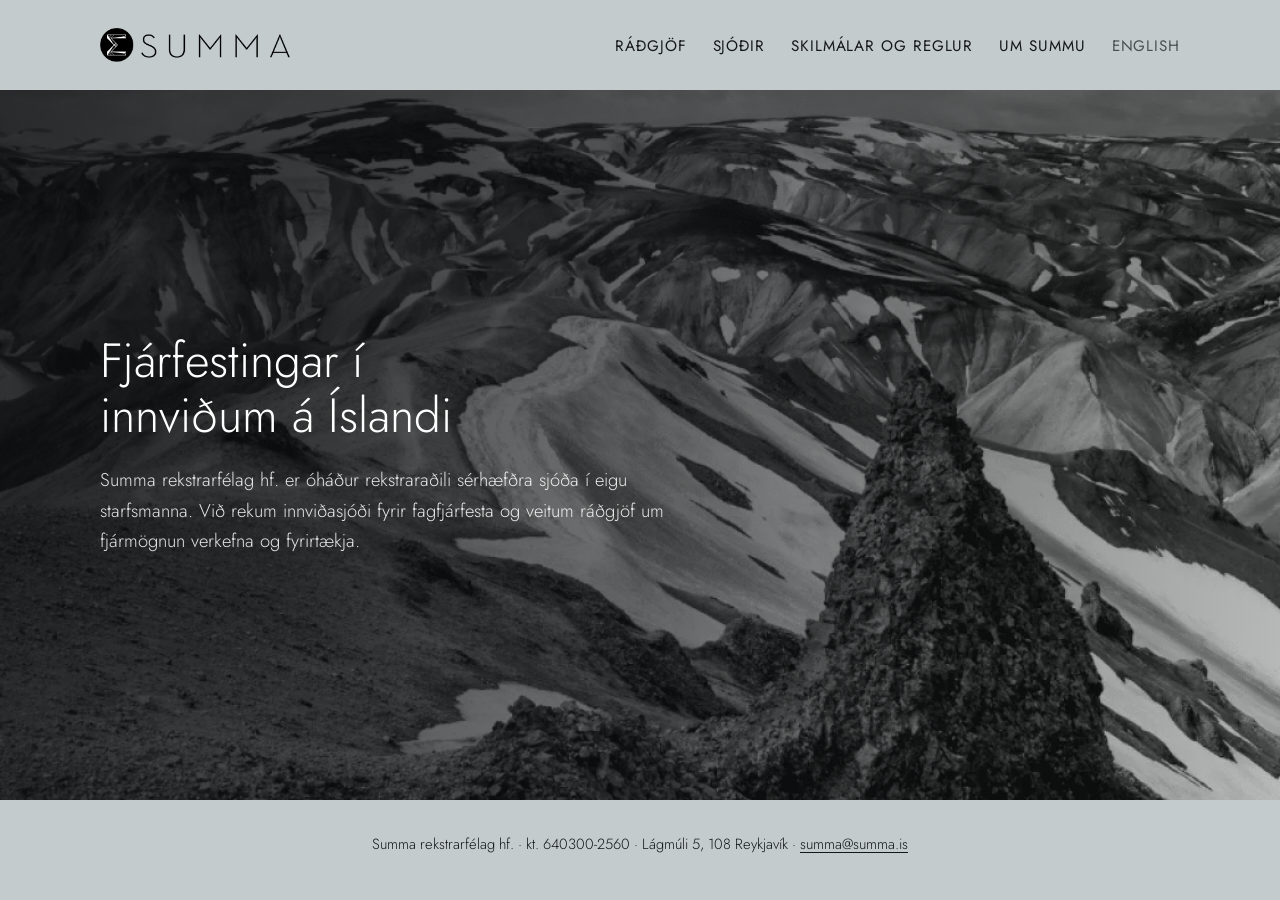
<file: index.html>
<!doctype html>
<html lang="is">
<head>
<meta charset="utf-8">
<meta name="viewport" content="width=device-width, initial-scale=1, viewport-fit=cover">
<title>Summa</title>
<meta name="description" content="Summa rekstrarfélag hf. – óháður rekstraraðili sérhæfðra sjóða með áherslu á innviði á Íslandi.">
<link rel="canonical" href="https://summa.is/">
<link rel="icon" href="assets/img/favicon.png">
<link rel="stylesheet" href="assets/css/site.css">
<link rel="alternate" hreflang="en" href="en/">
</head>
<body>
<a class="skip" href="#efni">Fara í efni</a>
<header class="site-header"><div class="inner">
<a class="logo" href=""><img src="assets/img/summa-logo.png" alt="Summa" width="640" height="113"></a>
<nav class="site-nav" aria-label="Aðalvalmynd"><ul><li><a href="radgjof/">Ráðgjöf</a></li><li><a href="sjodir/">Sjóðir</a></li><li><a href="skilmalar/">Skilmálar og reglur</a></li><li><a href="um-summu/">Um Summu</a></li><li class="lang"><a href="en/" lang="en">English</a></li></ul></nav>
</div></header>
<main id="efni">
<div class="hero"><div class="inner">
<h1>Fjárfestingar í innviðum á Íslandi</h1>
<p>Summa rekstrarfélag hf. er óháður rekstraraðili sérhæfðra sjóða í eigu starfsmanna. Við rekum innviðasjóði fyrir fagfjárfesta og veitum ráðgjöf um fjármögnun verkefna og fyrirtækja.</p>
</div></div>
</main>
<footer class="site-footer"><div class="inner"><p>Summa rekstrarfélag hf. · kt. 640300-2560 · Lágmúli 5, 108 Reykjavík · <a href="mailto:summa@summa.is">summa@summa.is</a></p></div></footer>
</body>
</html>
</file>
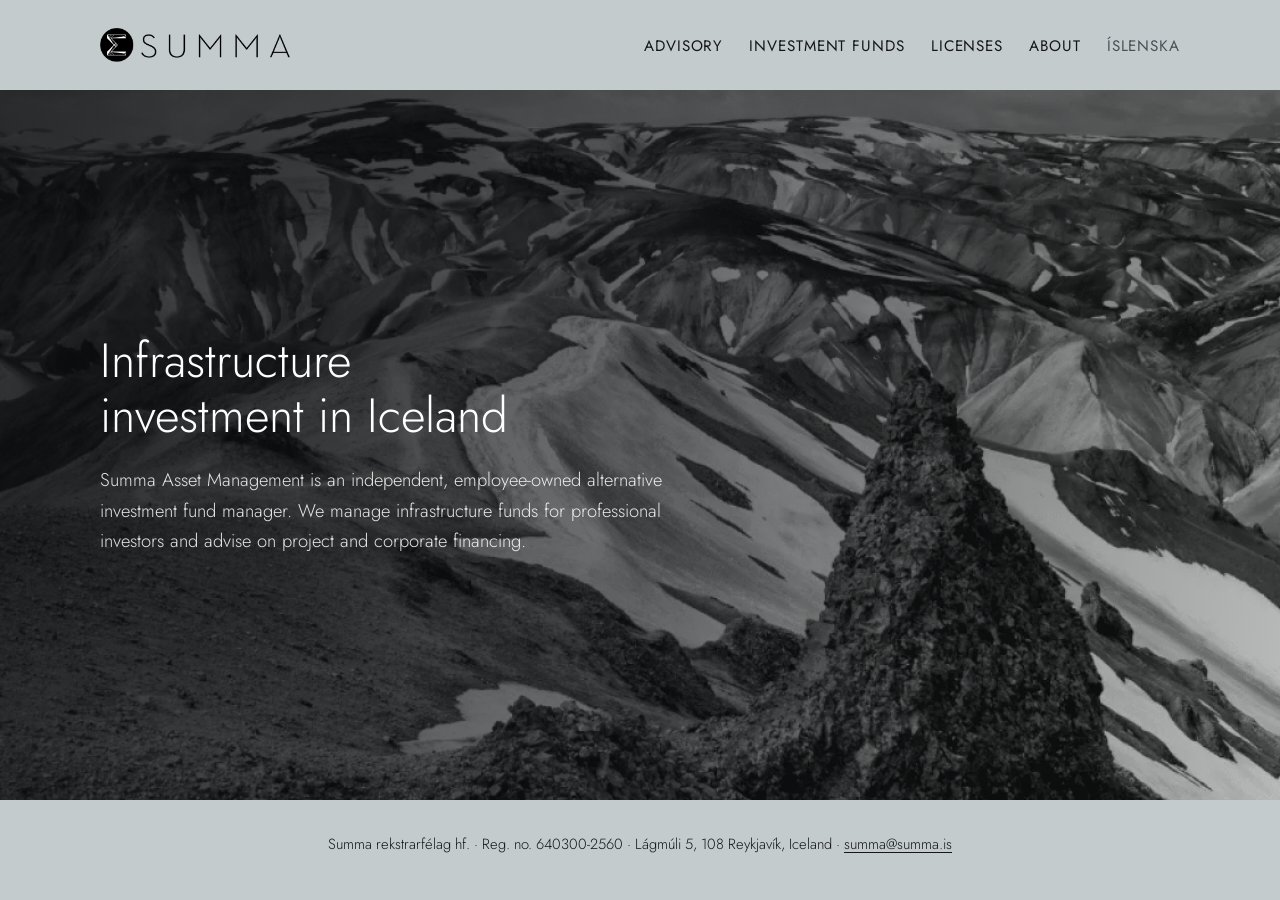
<file: en/index.html>
<!doctype html>
<html lang="en">
<head>
<meta charset="utf-8">
<meta name="viewport" content="width=device-width, initial-scale=1, viewport-fit=cover">
<title>Summa</title>
<meta name="description" content="Summa Asset Management – an independent alternative investment fund manager focused on Icelandic infrastructure.">
<link rel="canonical" href="https://summa.is/en/">
<link rel="icon" href="../assets/img/favicon.png">
<link rel="stylesheet" href="../assets/css/site.css">
<link rel="alternate" hreflang="is" href="../">
</head>
<body>
<a class="skip" href="#efni">Skip to content</a>
<header class="site-header"><div class="inner">
<a class="logo" href="../en/"><img src="../assets/img/summa-logo.png" alt="Summa" width="640" height="113"></a>
<nav class="site-nav" aria-label="Main navigation"><ul><li><a href="../en/services/">Advisory</a></li><li><a href="../en/investment-funds/">Investment Funds</a></li><li><a href="../en/licenses/">Licenses</a></li><li><a href="../en/about/">About</a></li><li class="lang"><a href="../" lang="is">Íslenska</a></li></ul></nav>
</div></header>
<main id="efni">
<div class="hero"><div class="inner">
<h1>Infrastructure investment in Iceland</h1>
<p>Summa Asset Management is an independent, employee-owned alternative investment fund manager. We manage infrastructure funds for professional investors and advise on project and corporate financing.</p>
</div></div>
</main>
<footer class="site-footer"><div class="inner"><p>Summa rekstrarfélag hf. · Reg. no. 640300-2560 · Lágmúli 5, 108 Reykjavík, Iceland · <a href="mailto:summa@summa.is">summa@summa.is</a></p></div></footer>
</body>
</html>
</file>
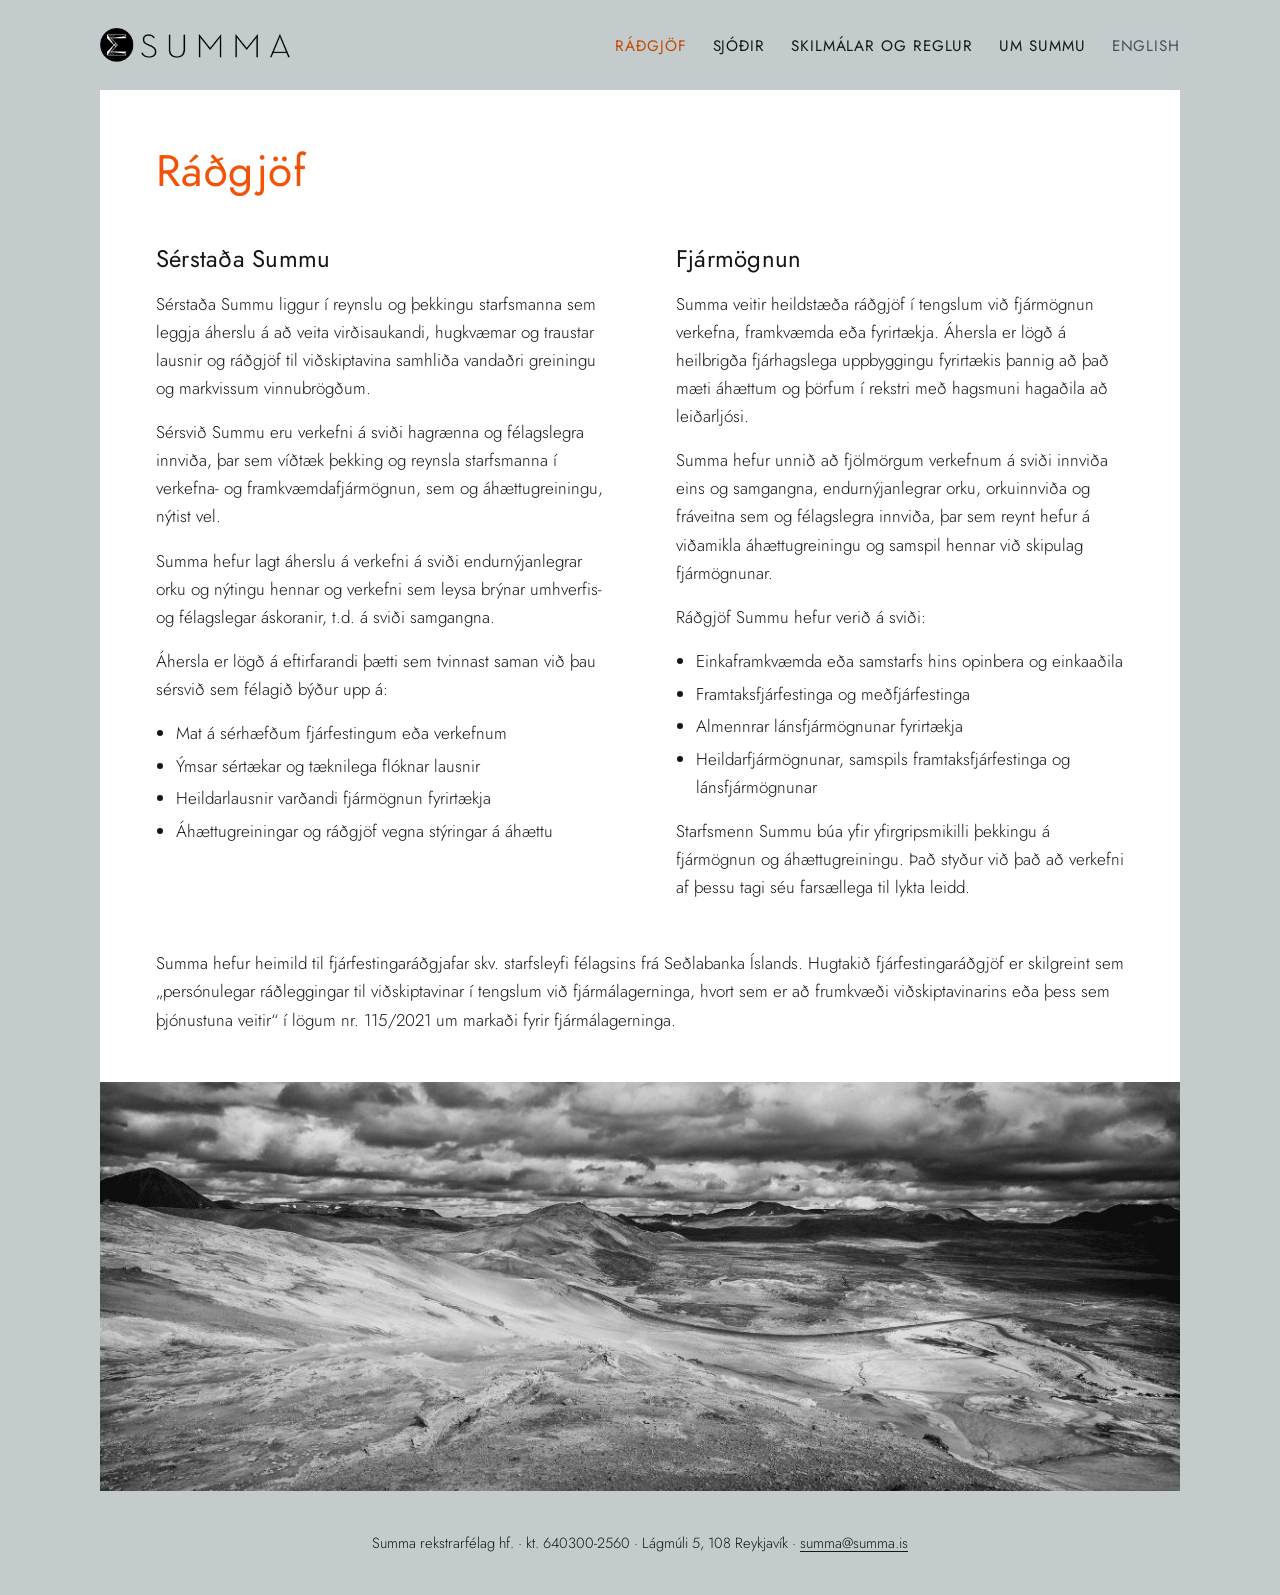
<file: radgjof/index.html>
<!doctype html>
<html lang="is">
<head>
<meta charset="utf-8">
<meta name="viewport" content="width=device-width, initial-scale=1, viewport-fit=cover">
<title>Ráðgjöf – Summa</title>
<meta name="description" content="Ráðgjöf Summu um fjármögnun, áhættugreiningu og fjárfestingar.">
<link rel="canonical" href="https://summa.is/radgjof/">
<link rel="icon" href="../assets/img/favicon.png">
<link rel="stylesheet" href="../assets/css/site.css">
<link rel="alternate" hreflang="en" href="../en/services/">
</head>
<body>
<a class="skip" href="#efni">Fara í efni</a>
<header class="site-header"><div class="inner">
<a class="logo" href="../"><img src="../assets/img/summa-logo.png" alt="Summa" width="640" height="113"></a>
<nav class="site-nav" aria-label="Aðalvalmynd"><ul><li><a href="../radgjof/" aria-current="page">Ráðgjöf</a></li><li><a href="../sjodir/">Sjóðir</a></li><li><a href="../skilmalar/">Skilmálar og reglur</a></li><li><a href="../um-summu/">Um Summu</a></li><li class="lang"><a href="../en/services/" lang="en">English</a></li></ul></nav>
</div></header>
<main id="efni">
<div class="page-head"><div class="inner"><h1>Ráðgjöf</h1></div></div>
<div class="content has-image"><div class="inner"><div class="cols"><section class="block"><h2>Sérstaða Summu</h2><div class="prose"><p>Sérstaða Summu liggur í reynslu og þekkingu starfsmanna sem leggja áherslu á að veita virðisaukandi, hugkvæmar og traustar lausnir og ráðgjöf til viðskiptavina samhliða vandaðri greiningu og markvissum vinnubrögðum.</p><p>Sérsvið Summu eru verkefni á sviði hagrænna og félagslegra innviða, þar sem víðtæk þekking og reynsla starfsmanna í verkefna- og framkvæmdafjármögnun, sem og áhættugreiningu, nýtist vel.</p><p>Summa hefur lagt áherslu á verkefni á sviði endurnýjanlegrar orku og nýtingu hennar og verkefni sem leysa brýnar umhverfis- og félagslegar áskoranir, t.d. á sviði samgangna.</p><p>Áhersla er lögð á eftirfarandi þætti sem tvinnast saman við þau sérsvið sem félagið býður upp á:</p><ul><li>Mat á sérhæfðum fjárfestingum eða verkefnum</li><li>Ýmsar sértækar og tæknilega flóknar lausnir</li><li>Heildarlausnir varðandi fjármögnun fyrirtækja</li><li>Áhættugreiningar og ráðgjöf vegna stýringar á áhættu</li></ul></div></section><section class="block"><h2>Fjármögnun</h2><div class="prose"><p>Summa veitir heildstæða ráðgjöf í tengslum við fjármögnun verkefna, framkvæmda eða fyrirtækja. Áhersla er lögð á heilbrigða fjárhagslega uppbyggingu fyrirtækis þannig að það mæti áhættum og þörfum í rekstri með hagsmuni hagaðila að leiðarljósi.</p><p>Summa hefur unnið að fjölmörgum verkefnum á sviði innviða eins og samgangna, endurnýjanlegrar orku, orkuinnviða og fráveitna sem og félagslegra innviða, þar sem reynt hefur á viðamikla áhættugreiningu og samspil hennar við skipulag fjármögnunar.</p><p>Ráðgjöf Summu hefur verið á sviði:</p><ul><li>Einkaframkvæmda eða samstarfs hins opinbera og einkaaðila</li><li>Framtaksfjárfestinga og meðfjárfestinga</li><li>Almennrar lánsfjármögnunar fyrirtækja</li><li>Heildarfjármögnunar, samspils framtaksfjárfestinga og lánsfjármögnunar</li></ul><p>Starfsmenn Summu búa yfir yfirgripsmikilli þekkingu á fjármögnun og áhættugreiningu. Það styður við það að verkefni af þessu tagi séu farsællega til lykta leidd.</p></div></section></div><section class="block"><div class="prose wide"><p>Summa hefur heimild til fjárfestingaráðgjafar skv. starfsleyfi félagsins frá Seðlabanka Íslands. Hugtakið fjárfestingaráðgjöf er skilgreint sem „persónulegar ráðleggingar til viðskiptavinar í tengslum við fjármálagerninga, hvort sem er að frumkvæði viðskiptavinarins eða þess sem þjónustuna veitir“ í lögum nr. 115/2021 um markaði fyrir fjármálagerninga.</p></div></section><figure class="panel-image"><img src="../assets/img/heidi.jpg" alt="" width="1125" height="500" loading="lazy"></figure></div></div>
</main>
<footer class="site-footer"><div class="inner"><p>Summa rekstrarfélag hf. · kt. 640300-2560 · Lágmúli 5, 108 Reykjavík · <a href="mailto:summa@summa.is">summa@summa.is</a></p></div></footer>
</body>
</html>
</file>
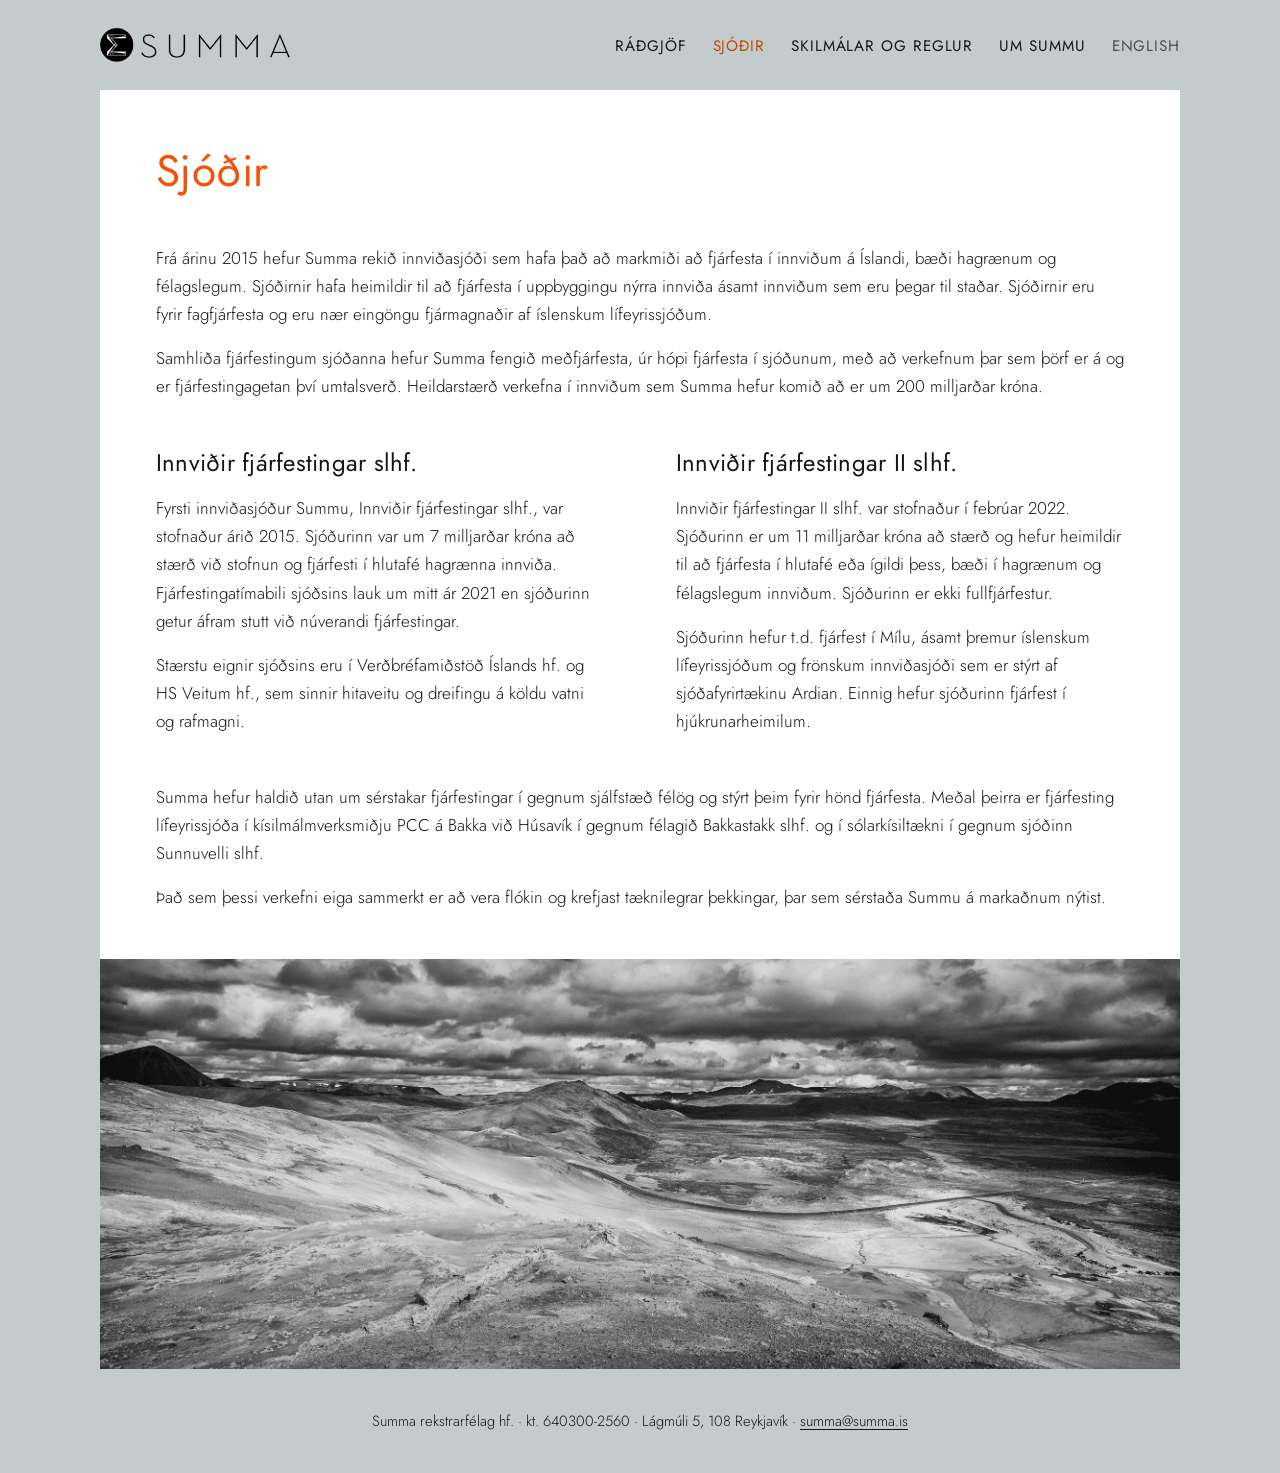
<file: sjodir/index.html>
<!doctype html>
<html lang="is">
<head>
<meta charset="utf-8">
<meta name="viewport" content="width=device-width, initial-scale=1, viewport-fit=cover">
<title>Sjóðir – Summa</title>
<meta name="description" content="Innviðasjóðir í rekstri Summu rekstrarfélags hf.">
<link rel="canonical" href="https://summa.is/sjodir/">
<link rel="icon" href="../assets/img/favicon.png">
<link rel="stylesheet" href="../assets/css/site.css">
<link rel="alternate" hreflang="en" href="../en/investment-funds/">
</head>
<body>
<a class="skip" href="#efni">Fara í efni</a>
<header class="site-header"><div class="inner">
<a class="logo" href="../"><img src="../assets/img/summa-logo.png" alt="Summa" width="640" height="113"></a>
<nav class="site-nav" aria-label="Aðalvalmynd"><ul><li><a href="../radgjof/">Ráðgjöf</a></li><li><a href="../sjodir/" aria-current="page">Sjóðir</a></li><li><a href="../skilmalar/">Skilmálar og reglur</a></li><li><a href="../um-summu/">Um Summu</a></li><li class="lang"><a href="../en/investment-funds/" lang="en">English</a></li></ul></nav>
</div></header>
<main id="efni">
<div class="page-head"><div class="inner"><h1>Sjóðir</h1></div></div>
<div class="content has-image"><div class="inner"><section class="block"><div class="prose wide"><p>Frá árinu 2015 hefur Summa rekið innviðasjóði sem hafa það að markmiði að fjárfesta í innviðum á Íslandi, bæði hagrænum og félagslegum. Sjóðirnir hafa heimildir til að fjárfesta í uppbyggingu nýrra innviða ásamt innviðum sem eru þegar til staðar. Sjóðirnir eru fyrir fagfjárfesta og eru nær eingöngu fjármagnaðir af íslenskum lífeyrissjóðum.</p><p>Samhliða fjárfestingum sjóðanna hefur Summa fengið meðfjárfesta, úr hópi fjárfesta í sjóðunum, með að verkefnum þar sem þörf er á og er fjárfestingagetan því umtalsverð. Heildarstærð verkefna í innviðum sem Summa hefur komið að er um 200 milljarðar króna.</p></div></section><div class="cols"><section class="block"><h2>Innviðir fjárfestingar slhf.</h2><div class="prose"><p>Fyrsti innviðasjóður Summu, Innviðir fjárfestingar slhf., var stofnaður árið 2015. Sjóðurinn var um 7 milljarðar króna að stærð við stofnun og fjárfesti í hlutafé hagrænna innviða. Fjárfestingatímabili sjóðsins lauk um mitt ár 2021 en sjóðurinn getur áfram stutt við núverandi fjárfestingar.</p><p>Stærstu eignir sjóðsins eru í Verðbréfamiðstöð Íslands hf. og HS Veitum hf., sem sinnir hitaveitu og dreifingu á köldu vatni og rafmagni.</p></div></section><section class="block"><h2>Innviðir fjárfestingar II slhf.</h2><div class="prose"><p>Innviðir fjárfestingar II slhf. var stofnaður í febrúar 2022. Sjóðurinn er um 11 milljarðar króna að stærð og hefur heimildir til að fjárfesta í hlutafé eða ígildi þess, bæði í hagrænum og félagslegum innviðum. Sjóðurinn er ekki fullfjárfestur.</p><p>Sjóðurinn hefur t.d. fjárfest í Mílu, ásamt þremur íslenskum lífeyrissjóðum og frönskum innviðasjóði sem er stýrt af sjóðafyrirtækinu Ardian. Einnig hefur sjóðurinn fjárfest í hjúkrunarheimilum.</p></div></section></div><section class="block"><div class="prose wide"><p>Summa hefur haldið utan um sérstakar fjárfestingar í gegnum sjálfstæð félög og stýrt þeim fyrir hönd fjárfesta. Meðal þeirra er fjárfesting lífeyrissjóða í kísilmálmverksmiðju PCC á Bakka við Húsavík í gegnum félagið Bakkastakk slhf. og í sólarkísiltækni í gegnum sjóðinn Sunnuvelli slhf.</p><p>Það sem þessi verkefni eiga sammerkt er að vera flókin og krefjast tæknilegrar þekkingar, þar sem sérstaða Summu á markaðnum nýtist.</p></div></section><figure class="panel-image"><img src="../assets/img/heidi.jpg" alt="" width="1125" height="500" loading="lazy"></figure></div></div>
</main>
<footer class="site-footer"><div class="inner"><p>Summa rekstrarfélag hf. · kt. 640300-2560 · Lágmúli 5, 108 Reykjavík · <a href="mailto:summa@summa.is">summa@summa.is</a></p></div></footer>
</body>
</html>
</file>
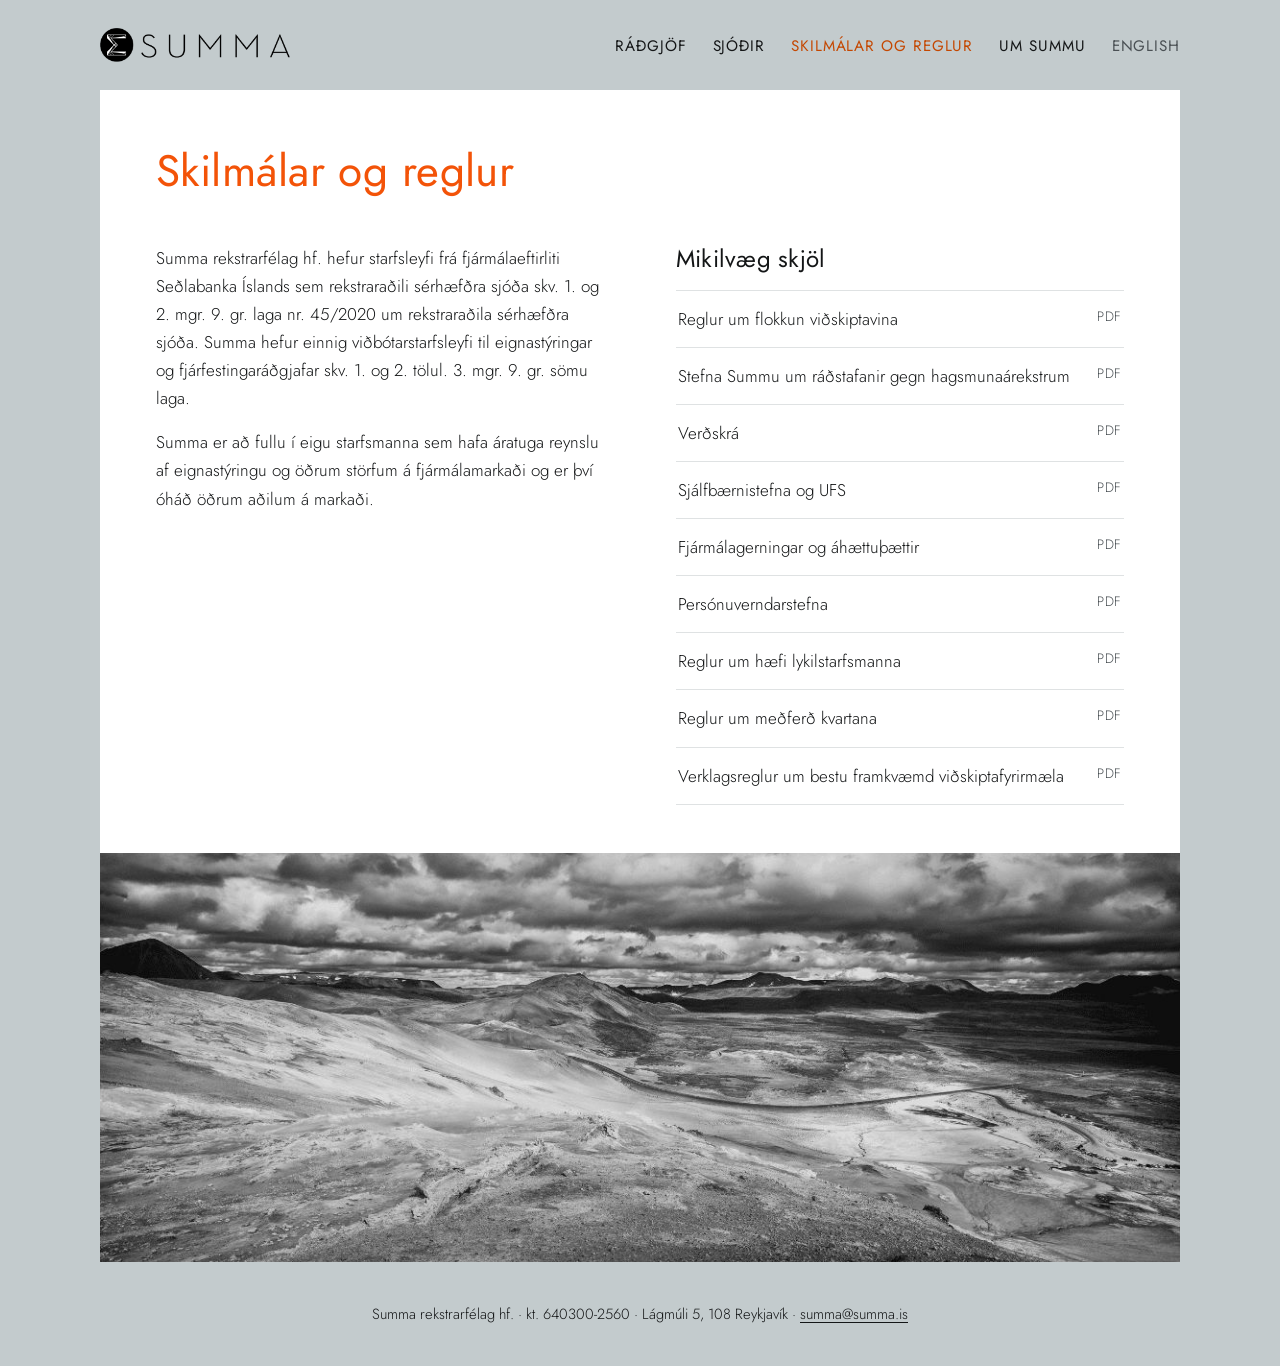
<file: skilmalar/index.html>
<!doctype html>
<html lang="is">
<head>
<meta charset="utf-8">
<meta name="viewport" content="width=device-width, initial-scale=1, viewport-fit=cover">
<title>Skilmálar og reglur – Summa</title>
<meta name="description" content="Starfsleyfi, stefnur og reglur Summu rekstrarfélags hf.">
<link rel="canonical" href="https://summa.is/skilmalar/">
<link rel="icon" href="../assets/img/favicon.png">
<link rel="stylesheet" href="../assets/css/site.css">
<link rel="alternate" hreflang="en" href="../en/licenses/">
</head>
<body>
<a class="skip" href="#efni">Fara í efni</a>
<header class="site-header"><div class="inner">
<a class="logo" href="../"><img src="../assets/img/summa-logo.png" alt="Summa" width="640" height="113"></a>
<nav class="site-nav" aria-label="Aðalvalmynd"><ul><li><a href="../radgjof/">Ráðgjöf</a></li><li><a href="../sjodir/">Sjóðir</a></li><li><a href="../skilmalar/" aria-current="page">Skilmálar og reglur</a></li><li><a href="../um-summu/">Um Summu</a></li><li class="lang"><a href="../en/licenses/" lang="en">English</a></li></ul></nav>
</div></header>
<main id="efni">
<div class="page-head"><div class="inner"><h1>Skilmálar og reglur</h1></div></div>
<div class="content has-image"><div class="inner"><div class="cols"><section class="block"><div class="prose"><p>Summa rekstrarfélag hf. hefur starfsleyfi frá fjármálaeftirliti Seðlabanka Íslands sem rekstraraðili sérhæfðra sjóða skv. 1. og 2. mgr. 9. gr. laga nr. 45/2020 um rekstraraðila sérhæfðra sjóða. Summa hefur einnig viðbótarstarfsleyfi til eignastýringar og fjárfestingaráðgjafar skv. 1. og 2. tölul. 3. mgr. 9. gr. sömu laga.</p><p>Summa er að fullu í eigu starfsmanna sem hafa áratuga reynslu af eignastýringu og öðrum störfum á fjármálamarkaði og er því óháð öðrum aðilum á markaði.</p></div></section><section class="block"><h2>Mikilvæg skjöl</h2><ul class="docs"><li><a href="../skjol/flokkun-vidskiptavina.pdf" target="_blank" rel="noopener"><span>Reglur um flokkun viðskiptavina</span><span class="meta">PDF</span></a></li><li><a href="../skjol/hagsmunaarekstrar.pdf" target="_blank" rel="noopener"><span>Stefna Summu um ráðstafanir gegn hagsmunaárekstrum</span><span class="meta">PDF</span></a></li><li><a href="../skjol/verdskra.pdf" target="_blank" rel="noopener"><span>Verðskrá</span><span class="meta">PDF</span></a></li><li><a href="../skjol/sjalfbaernistefna.pdf" target="_blank" rel="noopener"><span>Sjálfbærnistefna og UFS</span><span class="meta">PDF</span></a></li><li><a href="../skjol/fjarmalagerningar-og-ahaettuthaettir.pdf" target="_blank" rel="noopener"><span>Fjármálagerningar og áhættuþættir</span><span class="meta">PDF</span></a></li><li><a href="../skjol/personuverndarstefna.pdf" target="_blank" rel="noopener"><span>Persónuverndarstefna</span><span class="meta">PDF</span></a></li><li><a href="../skjol/haefi-lykilstarfsmanna.pdf" target="_blank" rel="noopener"><span>Reglur um hæfi lykilstarfsmanna</span><span class="meta">PDF</span></a></li><li><a href="../skjol/medferd-kvartana.pdf" target="_blank" rel="noopener"><span>Reglur um meðferð kvartana</span><span class="meta">PDF</span></a></li><li><a href="../skjol/besta-framkvaemd.pdf" target="_blank" rel="noopener"><span>Verklagsreglur um bestu framkvæmd viðskiptafyrirmæla</span><span class="meta">PDF</span></a></li></ul></section></div><figure class="panel-image"><img src="../assets/img/heidi.jpg" alt="" width="1125" height="500" loading="lazy"></figure></div></div>
</main>
<footer class="site-footer"><div class="inner"><p>Summa rekstrarfélag hf. · kt. 640300-2560 · Lágmúli 5, 108 Reykjavík · <a href="mailto:summa@summa.is">summa@summa.is</a></p></div></footer>
</body>
</html>
</file>
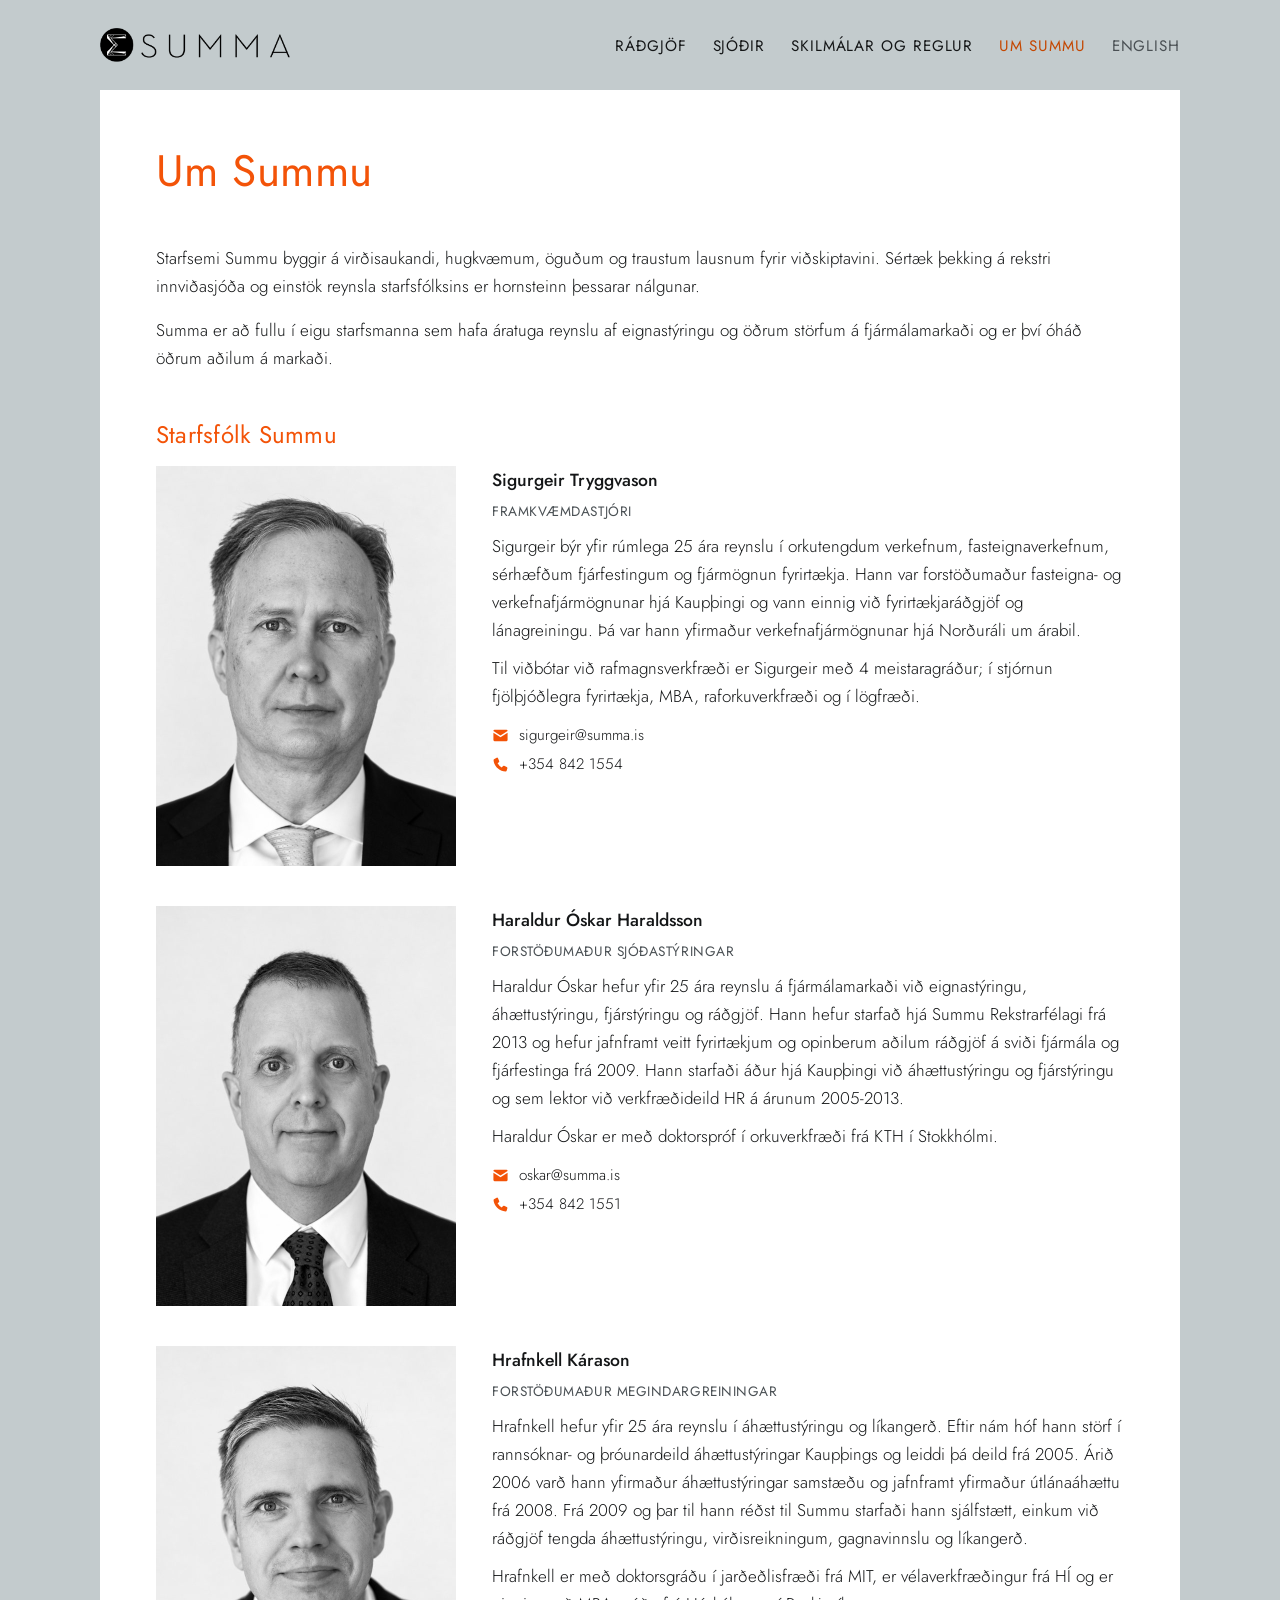
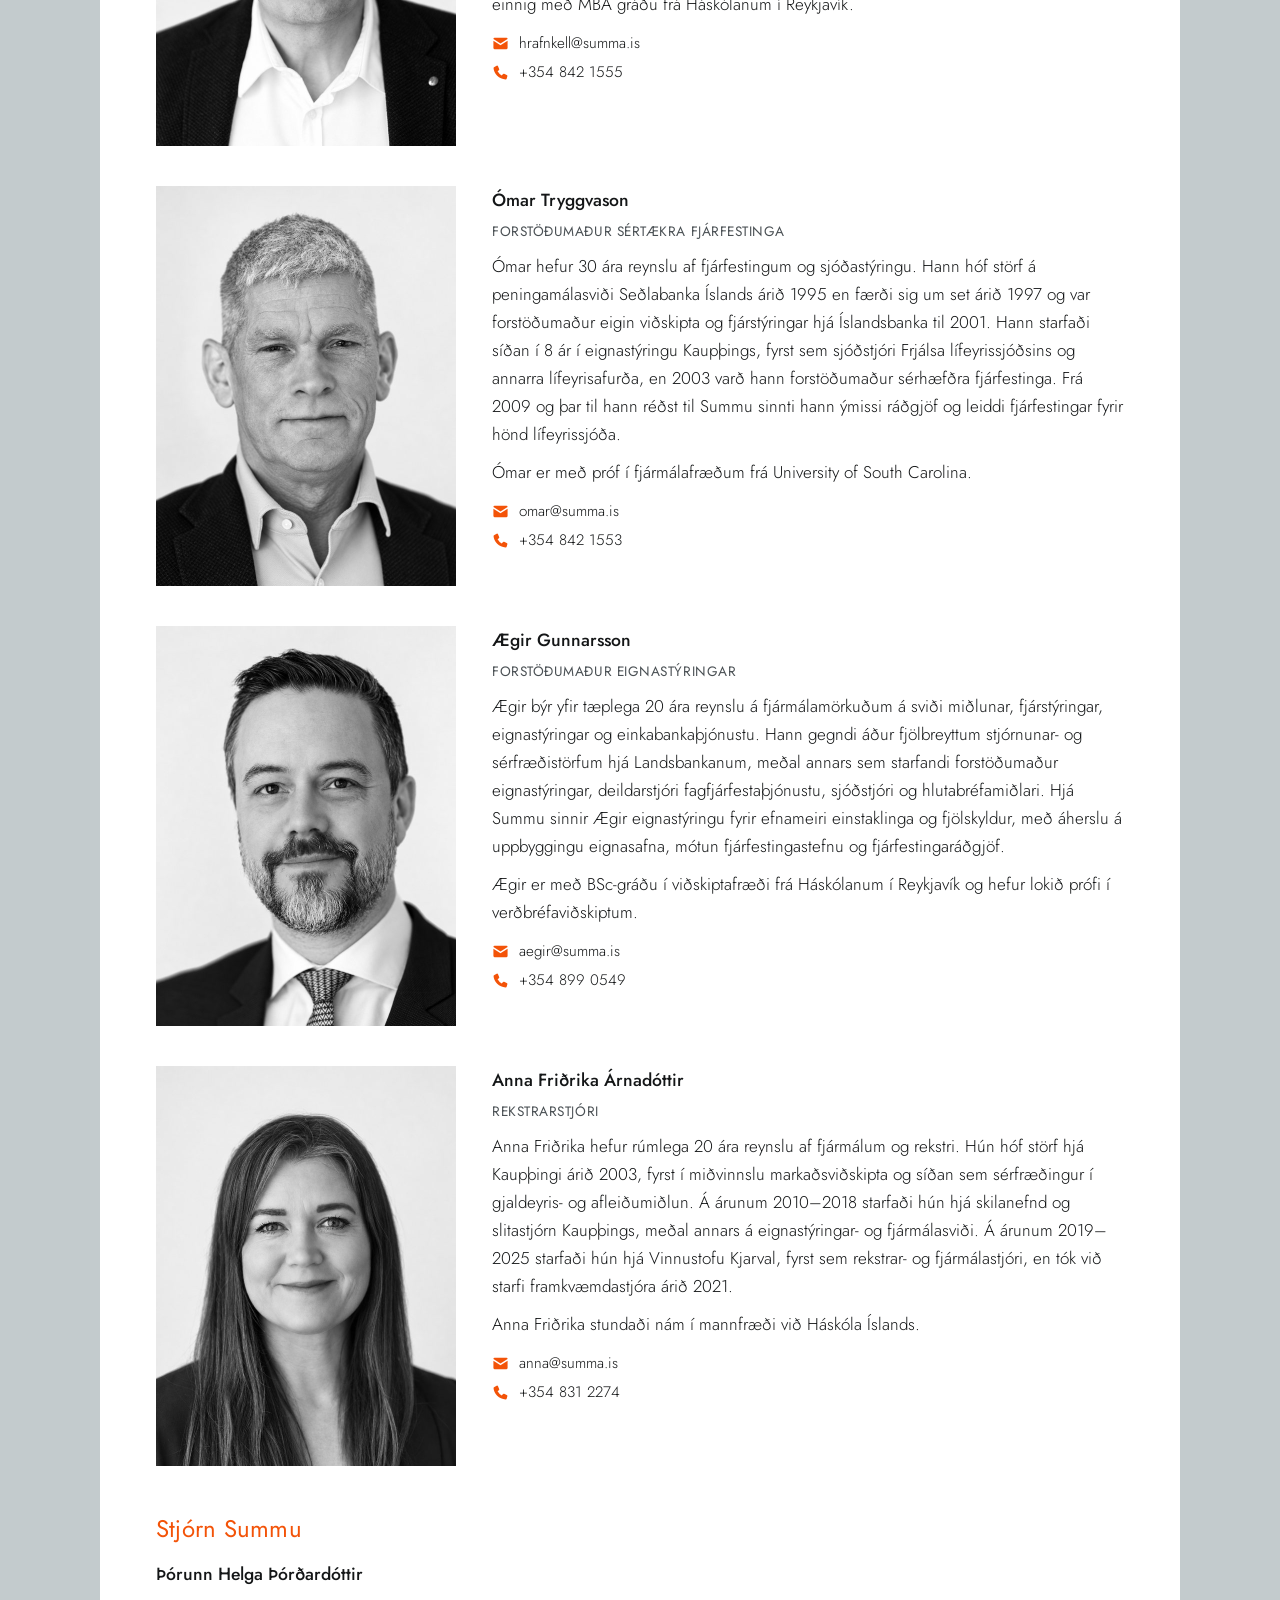
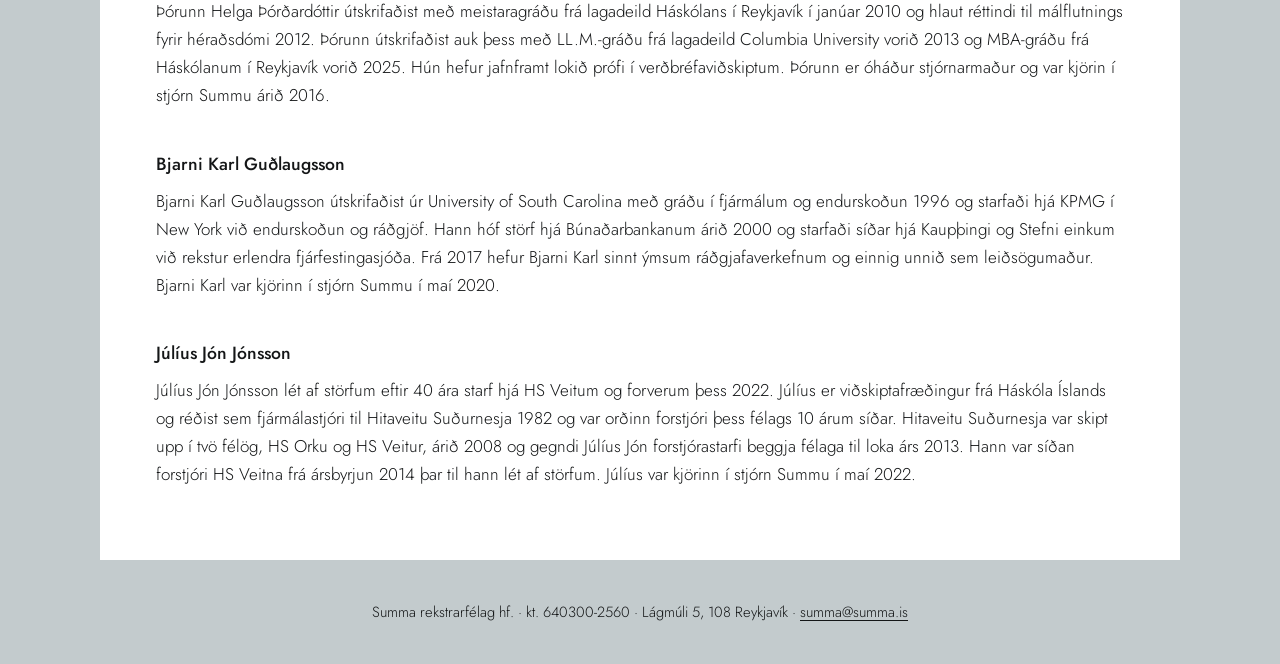
<file: um-summu/index.html>
<!doctype html>
<html lang="is">
<head>
<meta charset="utf-8">
<meta name="viewport" content="width=device-width, initial-scale=1, viewport-fit=cover">
<title>Um Summu – Summa</title>
<meta name="description" content="Starfsfólk og stjórn Summu rekstrarfélags hf.">
<link rel="canonical" href="https://summa.is/um-summu/">
<link rel="icon" href="../assets/img/favicon.png">
<link rel="stylesheet" href="../assets/css/site.css">
<link rel="alternate" hreflang="en" href="../en/about/">
</head>
<body>
<a class="skip" href="#efni">Fara í efni</a>
<header class="site-header"><div class="inner">
<a class="logo" href="../"><img src="../assets/img/summa-logo.png" alt="Summa" width="640" height="113"></a>
<nav class="site-nav" aria-label="Aðalvalmynd"><ul><li><a href="../radgjof/">Ráðgjöf</a></li><li><a href="../sjodir/">Sjóðir</a></li><li><a href="../skilmalar/">Skilmálar og reglur</a></li><li><a href="../um-summu/" aria-current="page">Um Summu</a></li><li class="lang"><a href="../en/about/" lang="en">English</a></li></ul></nav>
</div></header>
<main id="efni">
<div class="page-head"><div class="inner"><h1>Um Summu</h1></div></div>
<div class="content"><div class="inner"><section class="block"><div class="prose wide"><p>Starfsemi Summu byggir á virðisaukandi, hugkvæmum, öguðum og traustum lausnum fyrir viðskiptavini. Sértæk þekking á rekstri innviðasjóða og einstök reynsla starfsfólksins er hornsteinn þessarar nálgunar.</p><p>Summa er að fullu í eigu starfsmanna sem hafa áratuga reynslu af eignastýringu og öðrum störfum á fjármálamarkaði og er því óháð öðrum aðilum á markaði.</p></div></section><section class="block"><h2 class="section-title">Starfsfólk Summu</h2><div class="people"><article class="person">
<img src="../assets/img/starfsfolk/sigurgeir.jpg" alt="Sigurgeir Tryggvason" width="600" height="800" loading="lazy">
<div class="text"><h3>Sigurgeir Tryggvason</h3><p class="role">Framkvæmdastjóri</p><p>Sigurgeir býr yfir rúmlega 25 ára reynslu í orkutengdum verkefnum, fasteignaverkefnum, sérhæfðum fjárfestingum og fjármögnun fyrirtækja. Hann var forstöðumaður fasteigna- og verkefnafjármögnunar hjá Kaupþingi og vann einnig við fyrirtækjaráðgjöf og lánagreiningu. Þá var hann yfirmaður verkefnafjármögnunar hjá Norðuráli um árabil.</p><p>Til viðbótar við rafmagnsverkfræði er Sigurgeir með 4 meistaragráður; í stjórnun fjölþjóðlegra fyrirtækja, MBA, raforkuverkfræði og í lögfræði.</p>
<ul class="contact"><li><svg class="icon" viewBox="0 0 24 24" aria-hidden="true" focusable="false"><path fill="currentColor" d="M2 5.5A1.5 1.5 0 0 1 3.5 4h17A1.5 1.5 0 0 1 22 5.5v.3l-10 6.3L2 5.8z"/><path fill="currentColor" d="M2 8.2l9.5 6a1 1 0 0 0 1 0l9.5-6v10.3a1.5 1.5 0 0 1-1.5 1.5h-17A1.5 1.5 0 0 1 2 18.5z"/></svg><a href="mailto:sigurgeir@summa.is">sigurgeir@summa.is</a></li><li><svg class="icon" viewBox="0 0 24 24" aria-hidden="true" focusable="false"><path fill="currentColor" d="M6.6 2.3a1.6 1.6 0 0 1 1.9.9l1.6 3.7a1.6 1.6 0 0 1-.4 1.8L7.9 10.3a14.6 14.6 0 0 0 5.8 5.8l1.6-1.8a1.6 1.6 0 0 1 1.8-.4l3.7 1.6a1.6 1.6 0 0 1 .9 1.9l-.9 3.2a1.6 1.6 0 0 1-1.6 1.2C10.3 21.7 2.3 13.7 2.2 5.8a1.6 1.6 0 0 1 1.2-1.6z"/></svg><a href="tel:+3548421554">+354 842 1554</a></li></ul></div>
</article><article class="person">
<img src="../assets/img/starfsfolk/haraldur-oskar.jpg" alt="Haraldur Óskar Haraldsson" width="600" height="800" loading="lazy">
<div class="text"><h3>Haraldur Óskar Haraldsson</h3><p class="role">Forstöðumaður sjóðastýringar</p><p>Haraldur Óskar hefur yfir 25 ára reynslu á fjármálamarkaði við eignastýringu, áhættustýringu, fjárstýringu og ráðgjöf. Hann hefur starfað hjá Summu Rekstrarfélagi frá 2013 og hefur jafnframt veitt fyrirtækjum og opinberum aðilum ráðgjöf á sviði fjármála og fjárfestinga frá 2009. Hann starfaði áður hjá Kaupþingi við áhættustýringu og fjárstýringu og sem lektor við verkfræðideild HR á árunum 2005-2013.</p><p>Haraldur Óskar er með doktorspróf í orkuverkfræði frá KTH í Stokkhólmi.</p>
<ul class="contact"><li><svg class="icon" viewBox="0 0 24 24" aria-hidden="true" focusable="false"><path fill="currentColor" d="M2 5.5A1.5 1.5 0 0 1 3.5 4h17A1.5 1.5 0 0 1 22 5.5v.3l-10 6.3L2 5.8z"/><path fill="currentColor" d="M2 8.2l9.5 6a1 1 0 0 0 1 0l9.5-6v10.3a1.5 1.5 0 0 1-1.5 1.5h-17A1.5 1.5 0 0 1 2 18.5z"/></svg><a href="mailto:oskar@summa.is">oskar@summa.is</a></li><li><svg class="icon" viewBox="0 0 24 24" aria-hidden="true" focusable="false"><path fill="currentColor" d="M6.6 2.3a1.6 1.6 0 0 1 1.9.9l1.6 3.7a1.6 1.6 0 0 1-.4 1.8L7.9 10.3a14.6 14.6 0 0 0 5.8 5.8l1.6-1.8a1.6 1.6 0 0 1 1.8-.4l3.7 1.6a1.6 1.6 0 0 1 .9 1.9l-.9 3.2a1.6 1.6 0 0 1-1.6 1.2C10.3 21.7 2.3 13.7 2.2 5.8a1.6 1.6 0 0 1 1.2-1.6z"/></svg><a href="tel:+3548421551">+354 842 1551</a></li></ul></div>
</article><article class="person">
<img src="../assets/img/starfsfolk/hrafnkell.jpg" alt="Hrafnkell Kárason" width="600" height="800" loading="lazy">
<div class="text"><h3>Hrafnkell Kárason</h3><p class="role">Forstöðumaður megindargreiningar</p><p>Hrafnkell hefur yfir 25 ára reynslu í áhættustýringu og líkangerð. Eftir nám hóf hann störf í rannsóknar- og þróunardeild áhættustýringar Kaupþings og leiddi þá deild frá 2005. Árið 2006 varð hann yfirmaður áhættustýringar samstæðu og jafnframt yfirmaður útlánaáhættu frá 2008. Frá 2009 og þar til hann réðst til Summu starfaði hann sjálfstætt, einkum við ráðgjöf tengda áhættustýringu, virðisreikningum, gagnavinnslu og líkangerð.</p><p>Hrafnkell er með doktorsgráðu í jarðeðlisfræði frá MIT, er vélaverkfræðingur frá HÍ og er einnig með MBA gráðu frá Háskólanum í Reykjavík.</p>
<ul class="contact"><li><svg class="icon" viewBox="0 0 24 24" aria-hidden="true" focusable="false"><path fill="currentColor" d="M2 5.5A1.5 1.5 0 0 1 3.5 4h17A1.5 1.5 0 0 1 22 5.5v.3l-10 6.3L2 5.8z"/><path fill="currentColor" d="M2 8.2l9.5 6a1 1 0 0 0 1 0l9.5-6v10.3a1.5 1.5 0 0 1-1.5 1.5h-17A1.5 1.5 0 0 1 2 18.5z"/></svg><a href="mailto:hrafnkell@summa.is">hrafnkell@summa.is</a></li><li><svg class="icon" viewBox="0 0 24 24" aria-hidden="true" focusable="false"><path fill="currentColor" d="M6.6 2.3a1.6 1.6 0 0 1 1.9.9l1.6 3.7a1.6 1.6 0 0 1-.4 1.8L7.9 10.3a14.6 14.6 0 0 0 5.8 5.8l1.6-1.8a1.6 1.6 0 0 1 1.8-.4l3.7 1.6a1.6 1.6 0 0 1 .9 1.9l-.9 3.2a1.6 1.6 0 0 1-1.6 1.2C10.3 21.7 2.3 13.7 2.2 5.8a1.6 1.6 0 0 1 1.2-1.6z"/></svg><a href="tel:+3548421555">+354 842 1555</a></li></ul></div>
</article><article class="person">
<img src="../assets/img/starfsfolk/omar.jpg" alt="Ómar Tryggvason" width="600" height="800" loading="lazy">
<div class="text"><h3>Ómar Tryggvason</h3><p class="role">Forstöðumaður sértækra fjárfestinga</p><p>Ómar hefur 30 ára reynslu af fjárfestingum og sjóðastýringu. Hann hóf störf á peningamálasviði Seðlabanka Íslands árið 1995 en færði sig um set árið 1997 og var forstöðumaður eigin viðskipta og fjárstýringar hjá Íslandsbanka til 2001. Hann starfaði síðan í 8 ár í eignastýringu Kaupþings, fyrst sem sjóðstjóri Frjálsa lífeyrissjóðsins og annarra lífeyrisafurða, en 2003 varð hann forstöðumaður sérhæfðra fjárfestinga. Frá 2009 og þar til hann réðst til Summu sinnti hann ýmissi ráðgjöf og leiddi fjárfestingar fyrir hönd lífeyrissjóða.</p><p>Ómar er með próf í fjármálafræðum frá University of South Carolina.</p>
<ul class="contact"><li><svg class="icon" viewBox="0 0 24 24" aria-hidden="true" focusable="false"><path fill="currentColor" d="M2 5.5A1.5 1.5 0 0 1 3.5 4h17A1.5 1.5 0 0 1 22 5.5v.3l-10 6.3L2 5.8z"/><path fill="currentColor" d="M2 8.2l9.5 6a1 1 0 0 0 1 0l9.5-6v10.3a1.5 1.5 0 0 1-1.5 1.5h-17A1.5 1.5 0 0 1 2 18.5z"/></svg><a href="mailto:omar@summa.is">omar@summa.is</a></li><li><svg class="icon" viewBox="0 0 24 24" aria-hidden="true" focusable="false"><path fill="currentColor" d="M6.6 2.3a1.6 1.6 0 0 1 1.9.9l1.6 3.7a1.6 1.6 0 0 1-.4 1.8L7.9 10.3a14.6 14.6 0 0 0 5.8 5.8l1.6-1.8a1.6 1.6 0 0 1 1.8-.4l3.7 1.6a1.6 1.6 0 0 1 .9 1.9l-.9 3.2a1.6 1.6 0 0 1-1.6 1.2C10.3 21.7 2.3 13.7 2.2 5.8a1.6 1.6 0 0 1 1.2-1.6z"/></svg><a href="tel:+3548421553">+354 842 1553</a></li></ul></div>
</article><article class="person">
<img src="../assets/img/starfsfolk/aegir.jpg" alt="Ægir Gunnarsson" width="600" height="800" loading="lazy">
<div class="text"><h3>Ægir Gunnarsson</h3><p class="role">Forstöðumaður eignastýringar</p><p>Ægir býr yfir tæplega 20 ára reynslu á fjármálamörkuðum á sviði miðlunar, fjárstýringar, eignastýringar og einkabankaþjónustu. Hann gegndi áður fjölbreyttum stjórnunar- og sérfræðistörfum hjá Landsbankanum, meðal annars sem starfandi forstöðumaður eignastýringar, deildarstjóri fagfjárfestaþjónustu, sjóðstjóri og hlutabréfamiðlari. Hjá Summu sinnir Ægir eignastýringu fyrir efnameiri einstaklinga og fjölskyldur, með áherslu á uppbyggingu eignasafna, mótun fjárfestingastefnu og fjárfestingaráðgjöf.</p><p>Ægir er með BSc-gráðu í viðskiptafræði frá Háskólanum í Reykjavík og hefur lokið prófi í verðbréfaviðskiptum.</p>
<ul class="contact"><li><svg class="icon" viewBox="0 0 24 24" aria-hidden="true" focusable="false"><path fill="currentColor" d="M2 5.5A1.5 1.5 0 0 1 3.5 4h17A1.5 1.5 0 0 1 22 5.5v.3l-10 6.3L2 5.8z"/><path fill="currentColor" d="M2 8.2l9.5 6a1 1 0 0 0 1 0l9.5-6v10.3a1.5 1.5 0 0 1-1.5 1.5h-17A1.5 1.5 0 0 1 2 18.5z"/></svg><a href="mailto:aegir@summa.is">aegir@summa.is</a></li><li><svg class="icon" viewBox="0 0 24 24" aria-hidden="true" focusable="false"><path fill="currentColor" d="M6.6 2.3a1.6 1.6 0 0 1 1.9.9l1.6 3.7a1.6 1.6 0 0 1-.4 1.8L7.9 10.3a14.6 14.6 0 0 0 5.8 5.8l1.6-1.8a1.6 1.6 0 0 1 1.8-.4l3.7 1.6a1.6 1.6 0 0 1 .9 1.9l-.9 3.2a1.6 1.6 0 0 1-1.6 1.2C10.3 21.7 2.3 13.7 2.2 5.8a1.6 1.6 0 0 1 1.2-1.6z"/></svg><a href="tel:+3548990549">+354 899 0549</a></li></ul></div>
</article><article class="person">
<img src="../assets/img/starfsfolk/anna-fridrika.jpg" alt="Anna Friðrika Árnadóttir" width="600" height="800" loading="lazy">
<div class="text"><h3>Anna Friðrika Árnadóttir</h3><p class="role">Rekstrarstjóri</p><p>Anna Friðrika hefur rúmlega 20 ára reynslu af fjármálum og rekstri. Hún hóf störf hjá Kaupþingi árið 2003, fyrst í miðvinnslu markaðsviðskipta og síðan sem sérfræðingur í gjaldeyris- og afleiðumiðlun. Á árunum 2010–2018 starfaði hún hjá skilanefnd og slitastjórn Kaupþings, meðal annars á eignastýringar- og fjármálasviði. Á árunum 2019–2025 starfaði hún hjá Vinnustofu Kjarval, fyrst sem rekstrar- og fjármálastjóri, en tók við starfi framkvæmdastjóra árið 2021.</p><p>Anna Friðrika stundaði nám í mannfræði við Háskóla Íslands.</p>
<ul class="contact"><li><svg class="icon" viewBox="0 0 24 24" aria-hidden="true" focusable="false"><path fill="currentColor" d="M2 5.5A1.5 1.5 0 0 1 3.5 4h17A1.5 1.5 0 0 1 22 5.5v.3l-10 6.3L2 5.8z"/><path fill="currentColor" d="M2 8.2l9.5 6a1 1 0 0 0 1 0l9.5-6v10.3a1.5 1.5 0 0 1-1.5 1.5h-17A1.5 1.5 0 0 1 2 18.5z"/></svg><a href="mailto:anna@summa.is">anna@summa.is</a></li><li><svg class="icon" viewBox="0 0 24 24" aria-hidden="true" focusable="false"><path fill="currentColor" d="M6.6 2.3a1.6 1.6 0 0 1 1.9.9l1.6 3.7a1.6 1.6 0 0 1-.4 1.8L7.9 10.3a14.6 14.6 0 0 0 5.8 5.8l1.6-1.8a1.6 1.6 0 0 1 1.8-.4l3.7 1.6a1.6 1.6 0 0 1 .9 1.9l-.9 3.2a1.6 1.6 0 0 1-1.6 1.2C10.3 21.7 2.3 13.7 2.2 5.8a1.6 1.6 0 0 1 1.2-1.6z"/></svg><a href="tel:+3548312274">+354 831 2274</a></li></ul></div>
</article></div></section><section class="block"><h2 class="section-title">Stjórn Summu</h2><div class="board"><article><h3>Þórunn Helga Þórðardóttir</h3><p>Þórunn Helga Þórðardóttir útskrifaðist með meistaragráðu frá lagadeild Háskólans í Reykjavík í janúar 2010 og hlaut réttindi til málflutnings fyrir héraðsdómi 2012. Þórunn útskrifaðist auk þess með LL.M.-gráðu frá lagadeild Columbia University vorið 2013 og MBA-gráðu frá Háskólanum í Reykjavík vorið 2025. Hún hefur jafnframt lokið prófi í verðbréfaviðskiptum. Þórunn er óháður stjórnarmaður og var kjörin í stjórn Summu árið 2016.</p></article><article><h3>Bjarni Karl Guðlaugsson</h3><p>Bjarni Karl Guðlaugsson útskrifaðist úr University of South Carolina með gráðu í fjármálum og endurskoðun 1996 og starfaði hjá KPMG í New York við endurskoðun og ráðgjöf. Hann hóf störf hjá Búnaðarbankanum árið 2000 og starfaði síðar hjá Kaupþingi og Stefni einkum við rekstur erlendra fjárfestingasjóða. Frá 2017 hefur Bjarni Karl sinnt ýmsum ráðgjafaverkefnum og einnig unnið sem leiðsögumaður. Bjarni Karl var kjörinn í stjórn Summu í maí 2020.</p></article><article><h3>Júlíus Jón Jónsson</h3><p>Júlíus Jón Jónsson lét af störfum eftir 40 ára starf hjá HS Veitum og forverum þess 2022. Júlíus er viðskiptafræðingur frá Háskóla Íslands og réðist sem fjármálastjóri til Hitaveitu Suðurnesja 1982 og var orðinn forstjóri þess félags 10 árum síðar. Hitaveitu Suðurnesja var skipt upp í tvö félög, HS Orku og HS Veitur, árið 2008 og gegndi Júlíus Jón forstjórastarfi beggja félaga til loka árs 2013. Hann var síðan forstjóri HS Veitna frá ársbyrjun 2014 þar til hann lét af störfum. Júlíus var kjörinn í stjórn Summu í maí 2022.</p></article></div></section></div></div>
</main>
<footer class="site-footer"><div class="inner"><p>Summa rekstrarfélag hf. · kt. 640300-2560 · Lágmúli 5, 108 Reykjavík · <a href="mailto:summa@summa.is">summa@summa.is</a></p></div></footer>
</body>
</html>
</file>
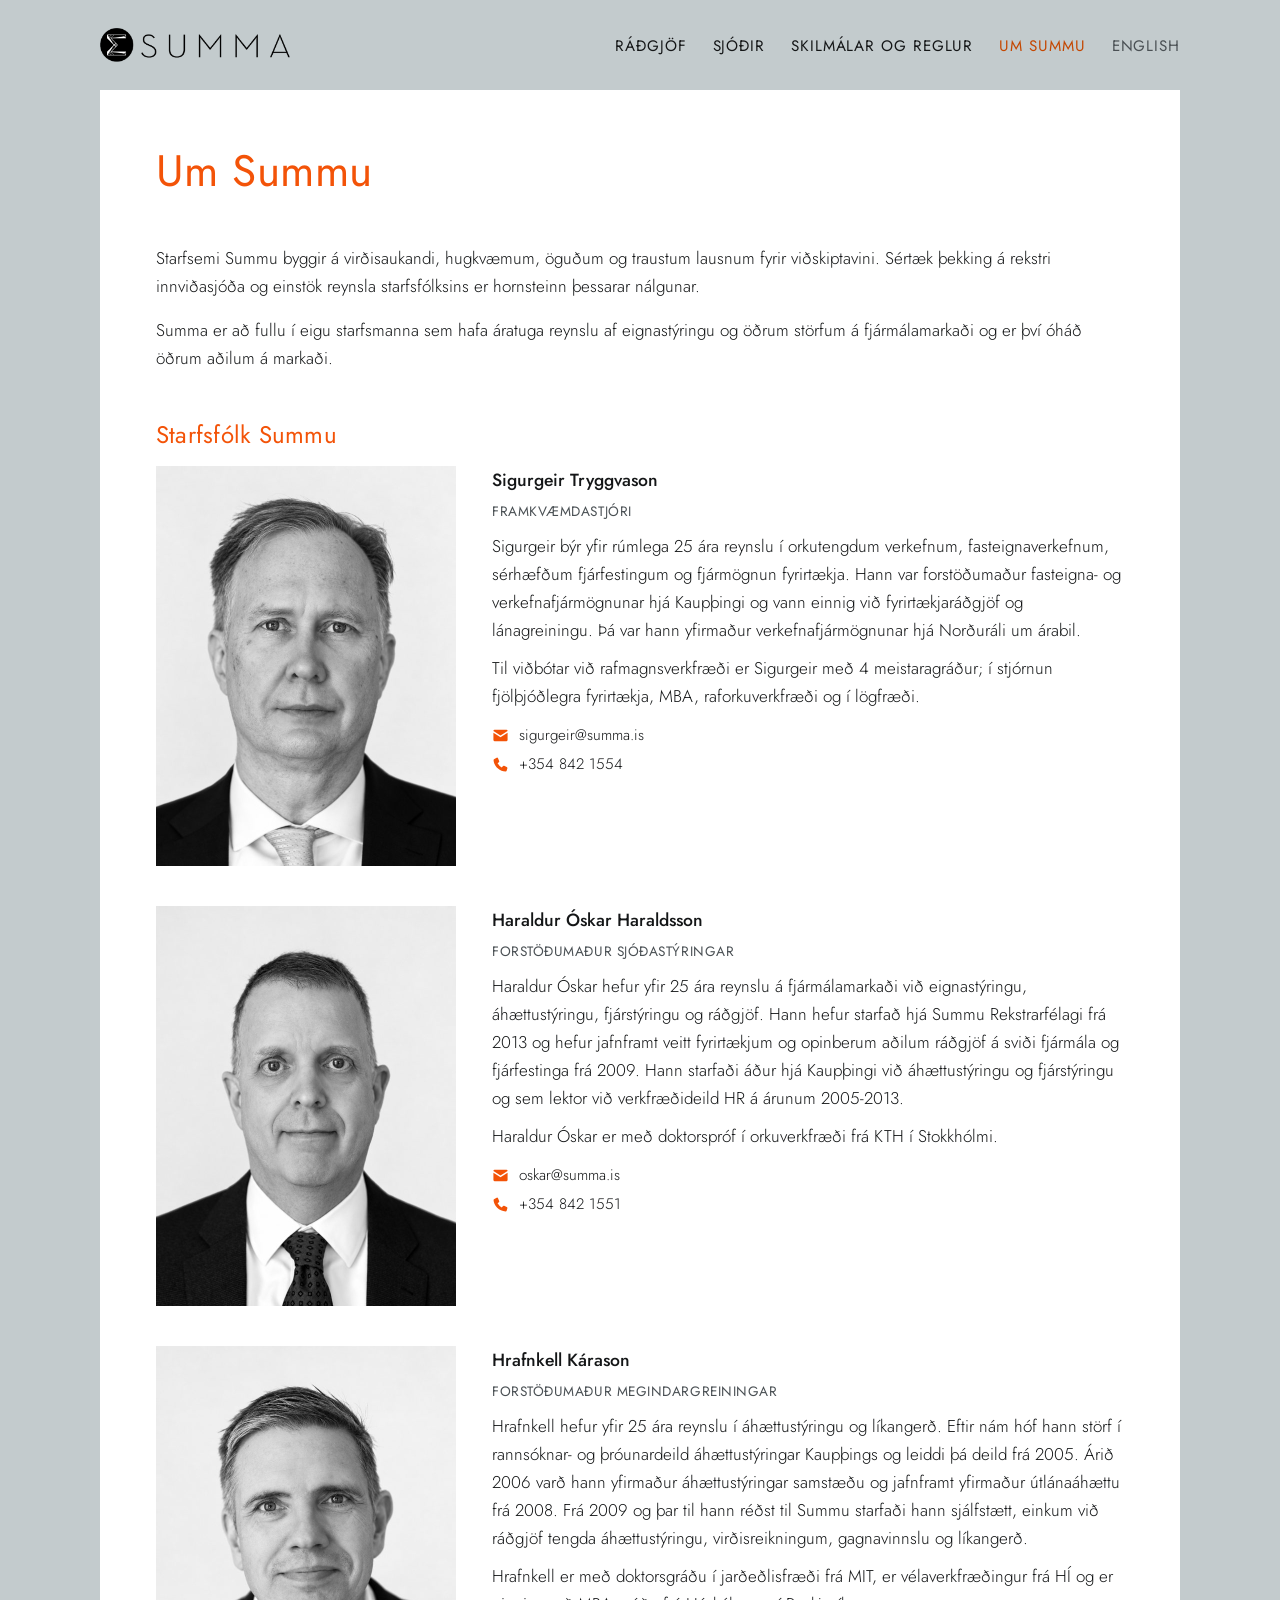
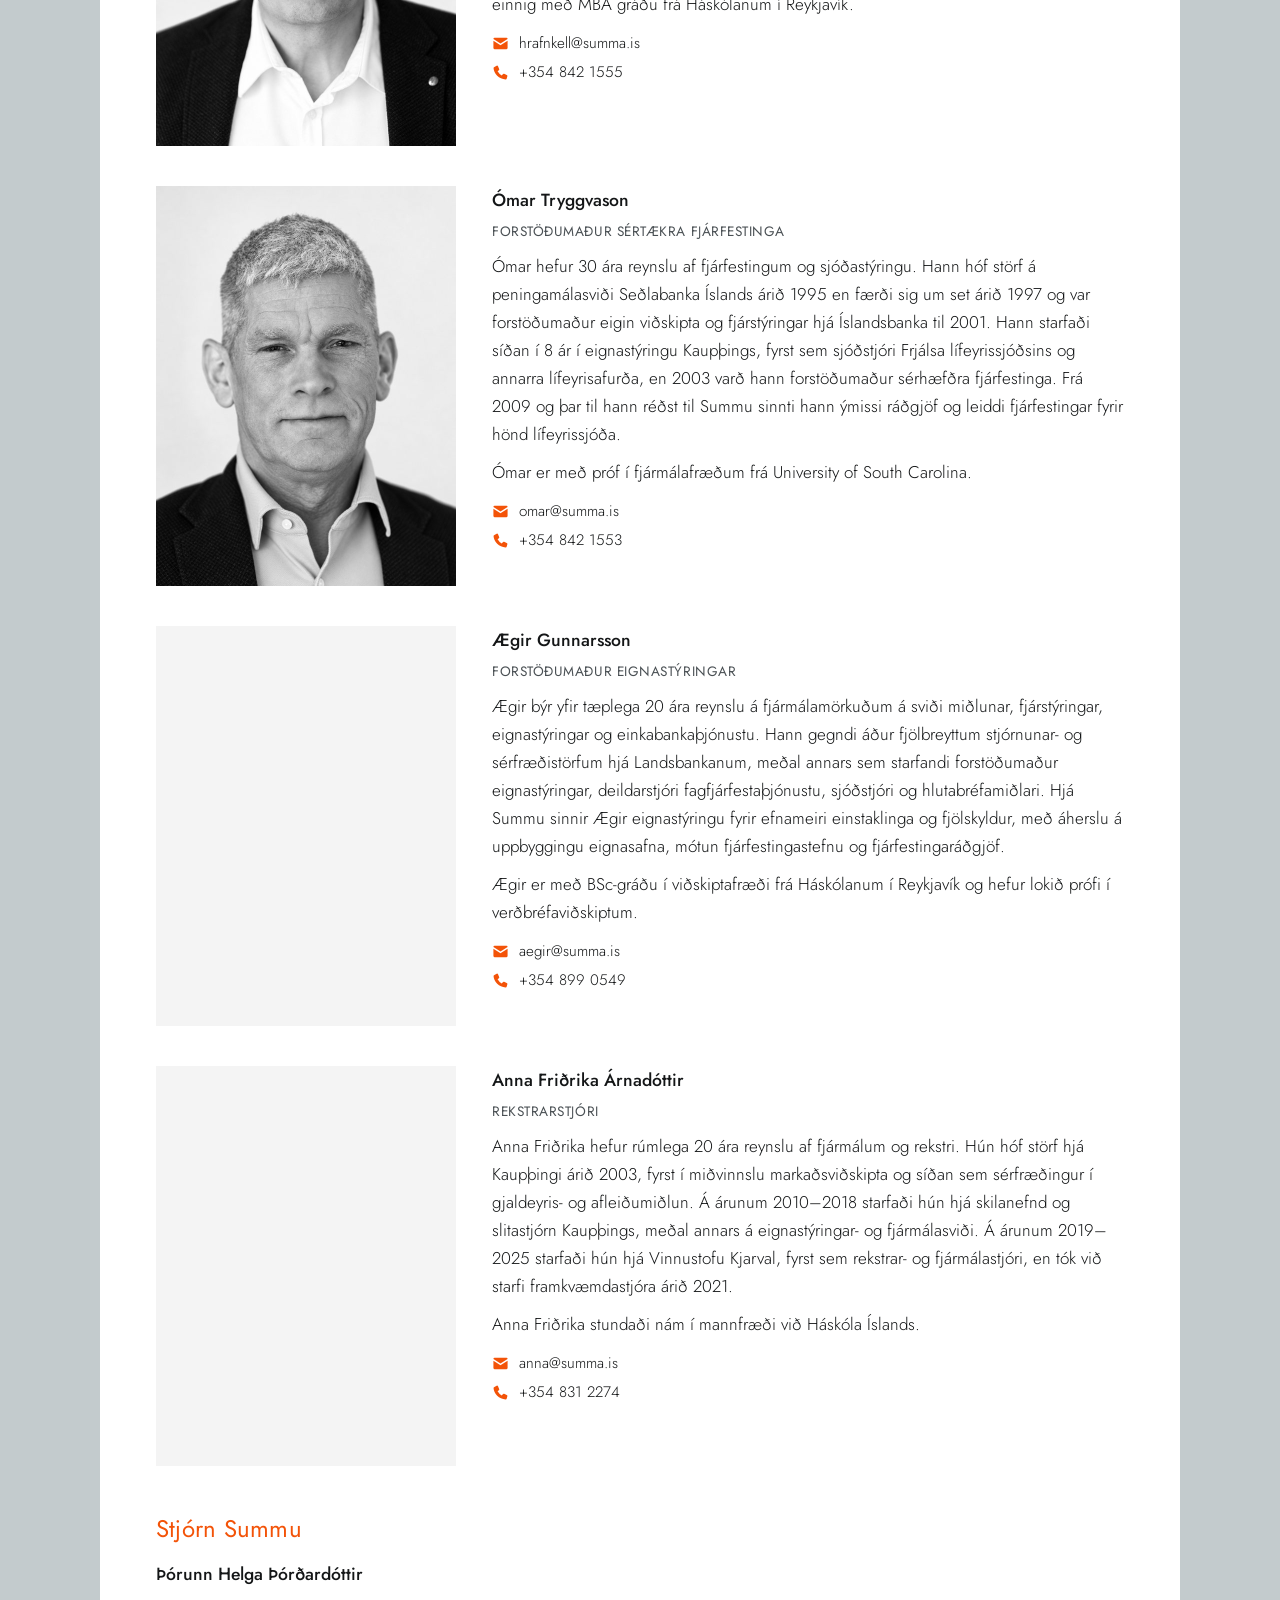
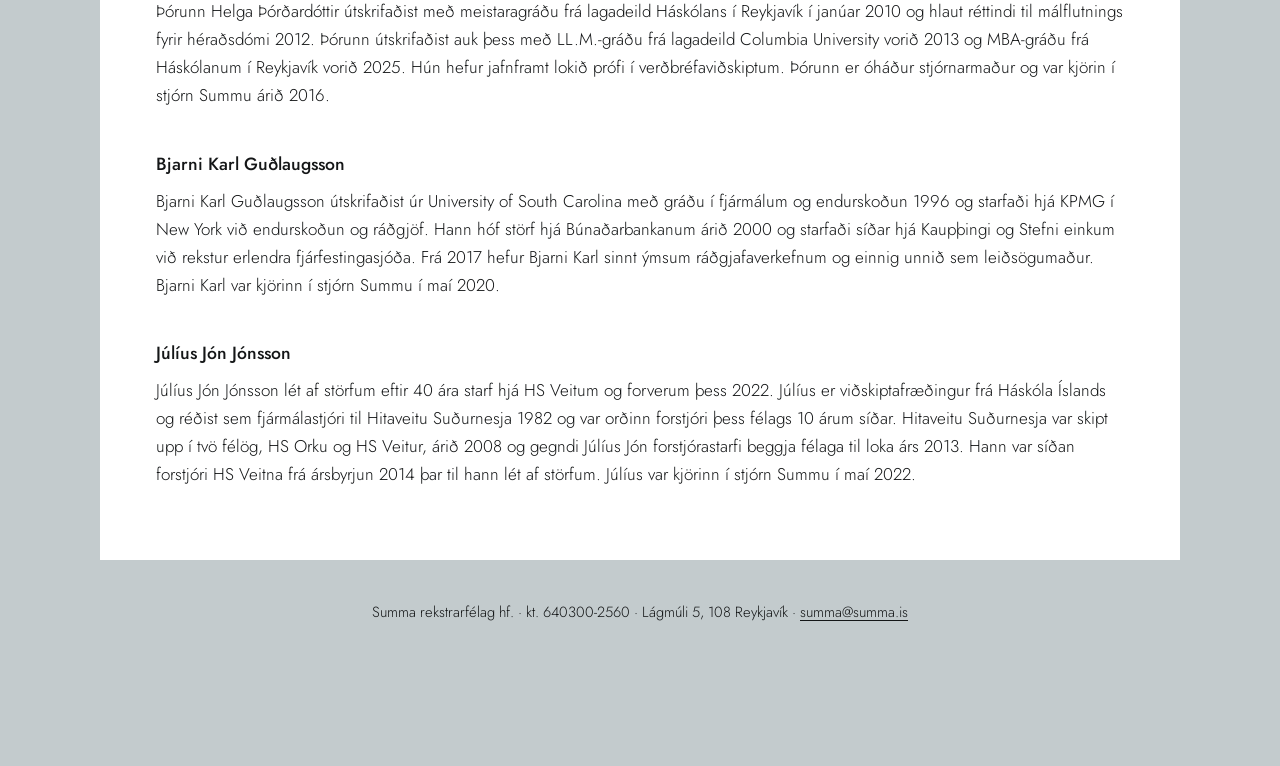
<file: upplysingar/index.html>
<!doctype html><html><head><meta charset="utf-8"><meta name="robots" content="noindex"><title>Summa</title><meta http-equiv="refresh" content="0; url=../um-summu/"><link rel="canonical" href="../um-summu/"></head><body><p><a href="../um-summu/">Summa</a></p></body></html>
</file>
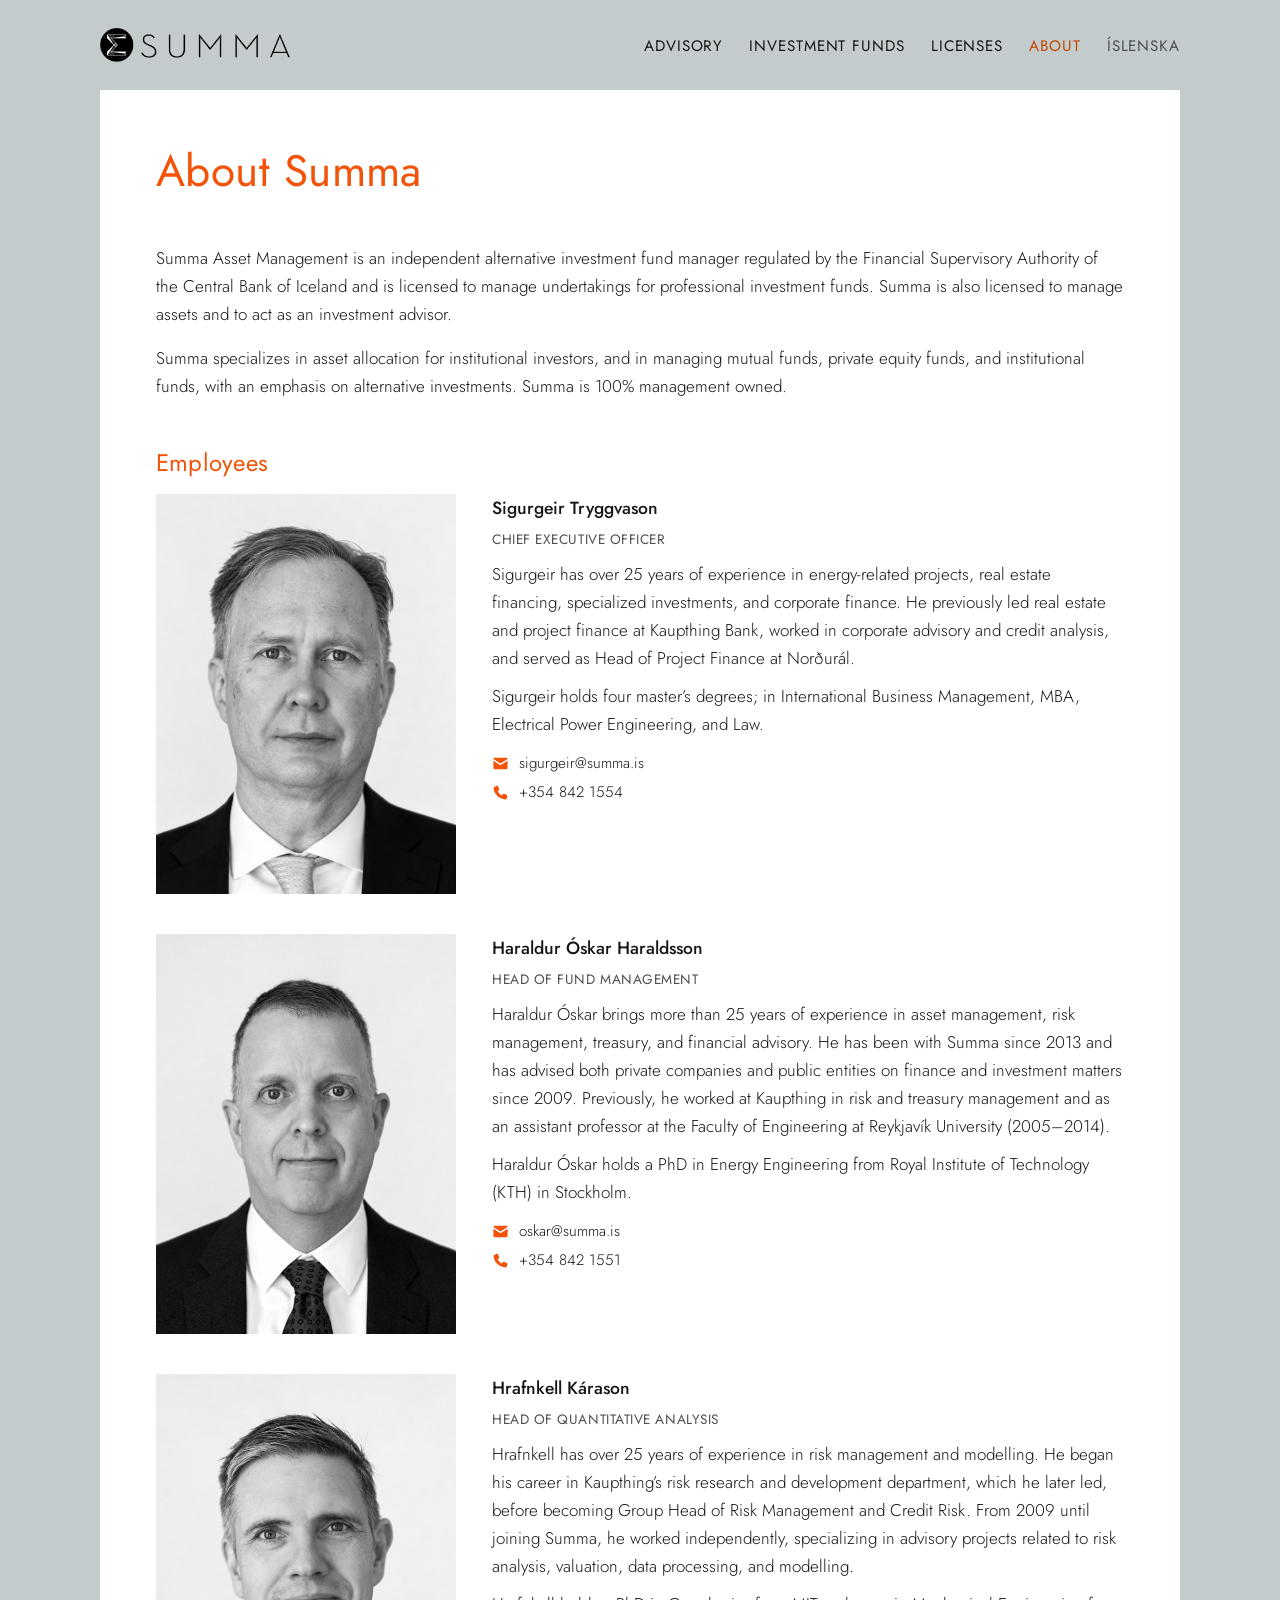
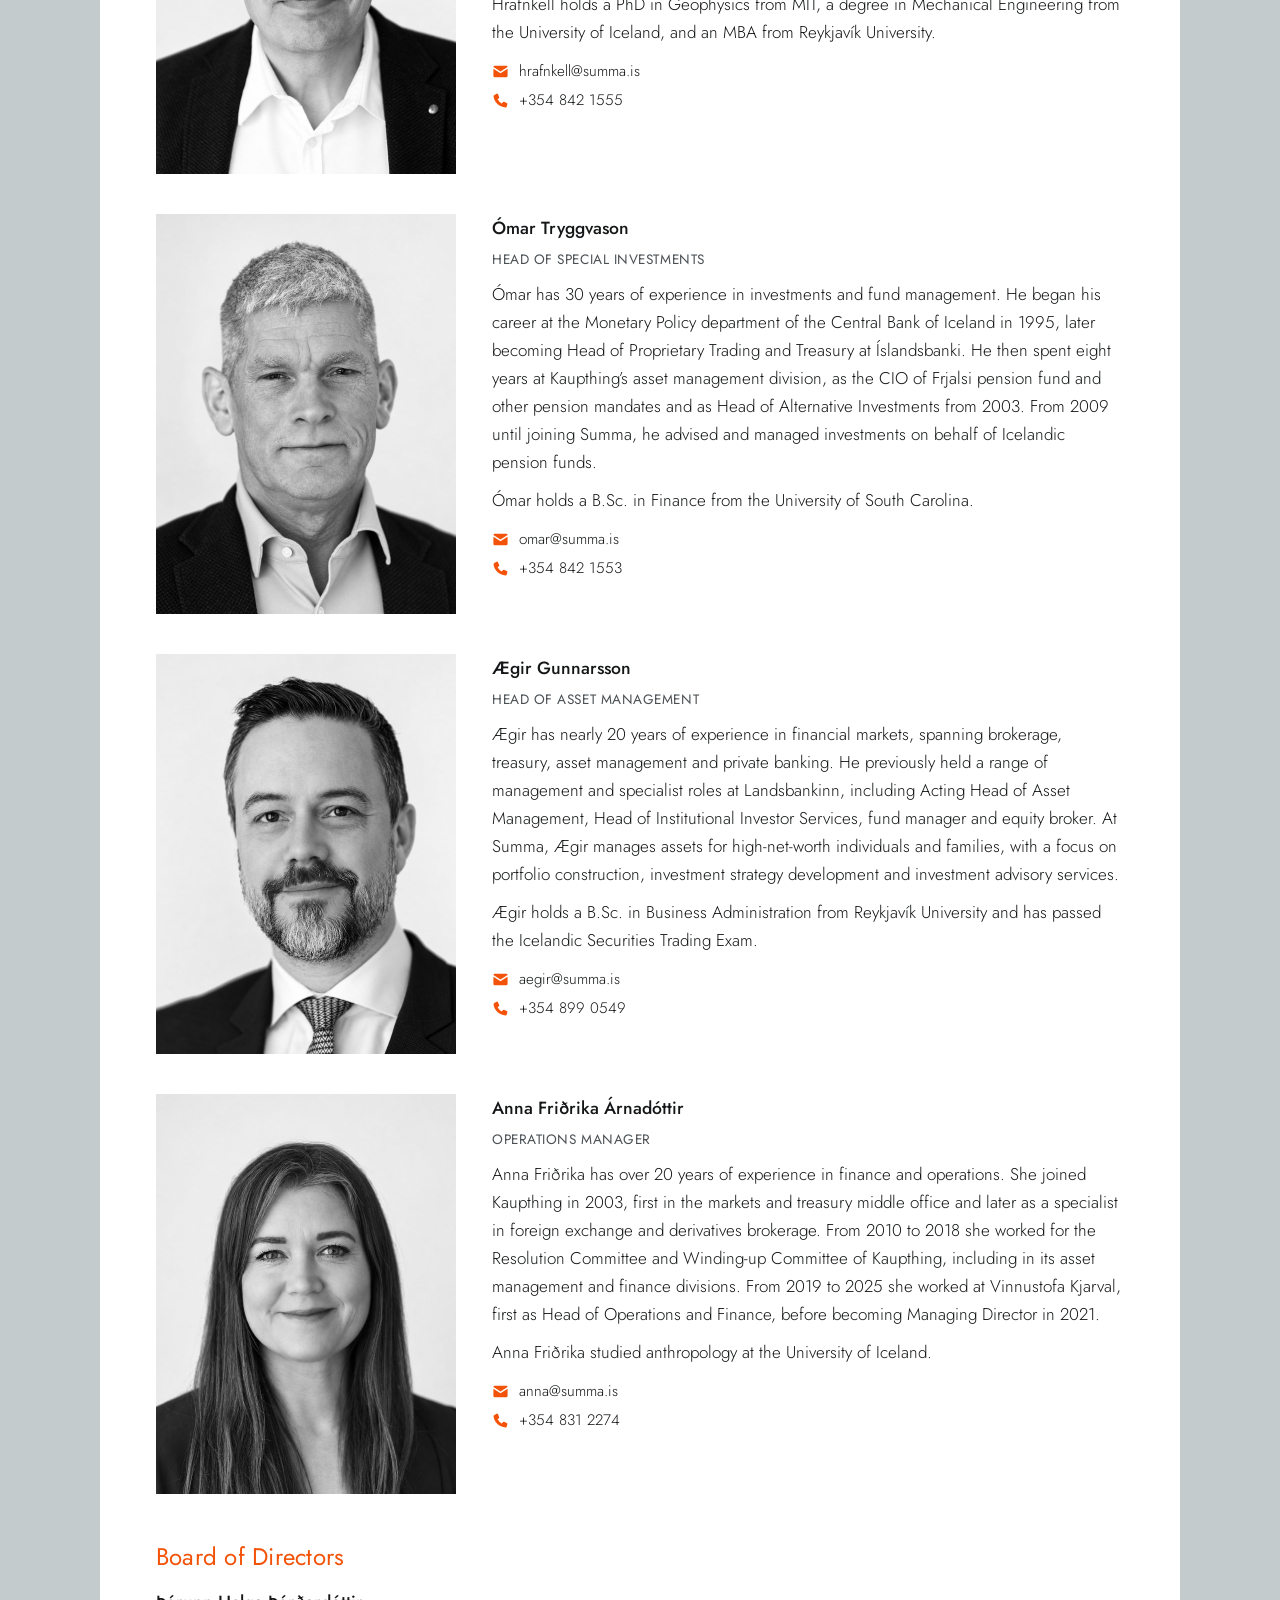
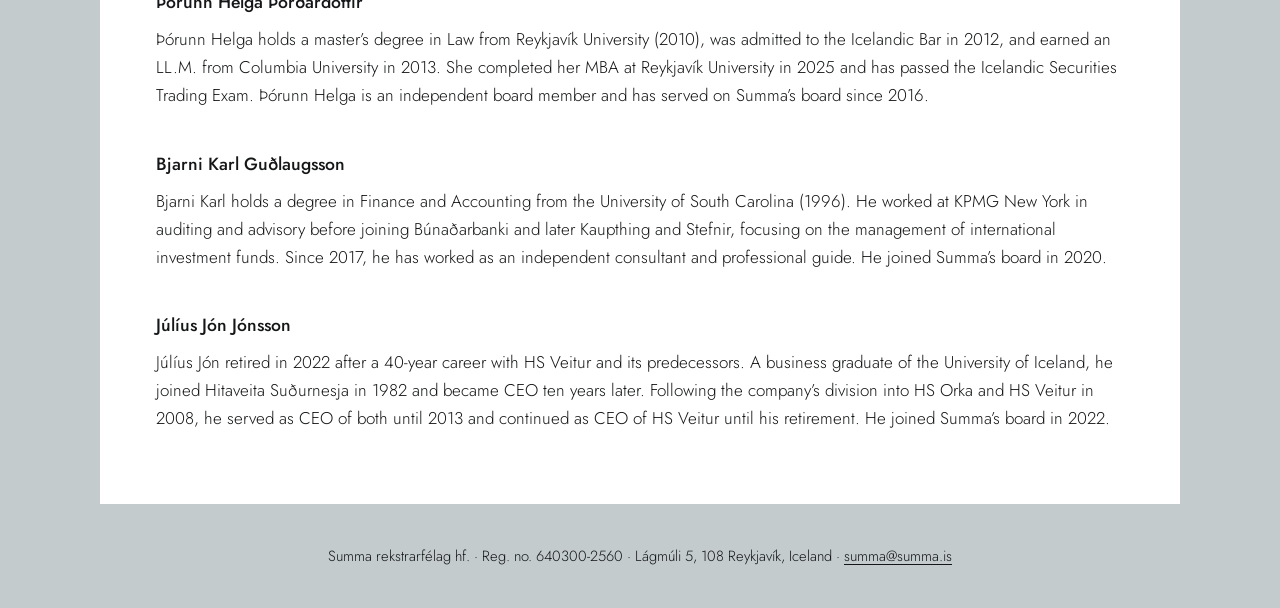
<file: en/about/index.html>
<!doctype html>
<html lang="en">
<head>
<meta charset="utf-8">
<meta name="viewport" content="width=device-width, initial-scale=1, viewport-fit=cover">
<title>About Summa – Summa</title>
<meta name="description" content="Summa’s team and board of directors.">
<link rel="canonical" href="https://summa.is/en/about/">
<link rel="icon" href="../../assets/img/favicon.png">
<link rel="stylesheet" href="../../assets/css/site.css">
<link rel="alternate" hreflang="is" href="../../um-summu/">
</head>
<body>
<a class="skip" href="#efni">Skip to content</a>
<header class="site-header"><div class="inner">
<a class="logo" href="../../en/"><img src="../../assets/img/summa-logo.png" alt="Summa" width="640" height="113"></a>
<nav class="site-nav" aria-label="Main navigation"><ul><li><a href="../../en/services/">Advisory</a></li><li><a href="../../en/investment-funds/">Investment Funds</a></li><li><a href="../../en/licenses/">Licenses</a></li><li><a href="../../en/about/" aria-current="page">About</a></li><li class="lang"><a href="../../um-summu/" lang="is">Íslenska</a></li></ul></nav>
</div></header>
<main id="efni">
<div class="page-head"><div class="inner"><h1>About Summa</h1></div></div>
<div class="content"><div class="inner"><section class="block"><div class="prose wide"><p>Summa Asset Management is an independent alternative investment fund manager regulated by the Financial Supervisory Authority of the Central Bank of Iceland and is licensed to manage undertakings for professional investment funds. Summa is also licensed to manage assets and to act as an investment advisor.</p><p>Summa specializes in asset allocation for institutional investors, and in managing mutual funds, private equity funds, and institutional funds, with an emphasis on alternative investments. Summa is 100% management owned.</p></div></section><section class="block"><h2 class="section-title">Employees</h2><div class="people"><article class="person">
<img src="../../assets/img/starfsfolk/sigurgeir.jpg" alt="Sigurgeir Tryggvason" width="600" height="800" loading="lazy">
<div class="text"><h3>Sigurgeir Tryggvason</h3><p class="role">Chief Executive Officer</p><p>Sigurgeir has over 25 years of experience in energy-related projects, real estate financing, specialized investments, and corporate finance. He previously led real estate and project finance at Kaupthing Bank, worked in corporate advisory and credit analysis, and served as Head of Project Finance at Norðurál.</p><p>Sigurgeir holds four master’s degrees; in International Business Management, MBA, Electrical Power Engineering, and Law.</p>
<ul class="contact"><li><svg class="icon" viewBox="0 0 24 24" aria-hidden="true" focusable="false"><path fill="currentColor" d="M2 5.5A1.5 1.5 0 0 1 3.5 4h17A1.5 1.5 0 0 1 22 5.5v.3l-10 6.3L2 5.8z"/><path fill="currentColor" d="M2 8.2l9.5 6a1 1 0 0 0 1 0l9.5-6v10.3a1.5 1.5 0 0 1-1.5 1.5h-17A1.5 1.5 0 0 1 2 18.5z"/></svg><a href="mailto:sigurgeir@summa.is">sigurgeir@summa.is</a></li><li><svg class="icon" viewBox="0 0 24 24" aria-hidden="true" focusable="false"><path fill="currentColor" d="M6.6 2.3a1.6 1.6 0 0 1 1.9.9l1.6 3.7a1.6 1.6 0 0 1-.4 1.8L7.9 10.3a14.6 14.6 0 0 0 5.8 5.8l1.6-1.8a1.6 1.6 0 0 1 1.8-.4l3.7 1.6a1.6 1.6 0 0 1 .9 1.9l-.9 3.2a1.6 1.6 0 0 1-1.6 1.2C10.3 21.7 2.3 13.7 2.2 5.8a1.6 1.6 0 0 1 1.2-1.6z"/></svg><a href="tel:+3548421554">+354 842 1554</a></li></ul></div>
</article><article class="person">
<img src="../../assets/img/starfsfolk/haraldur-oskar.jpg" alt="Haraldur Óskar Haraldsson" width="600" height="800" loading="lazy">
<div class="text"><h3>Haraldur Óskar Haraldsson</h3><p class="role">Head of Fund Management</p><p>Haraldur Óskar brings more than 25 years of experience in asset management, risk management, treasury, and financial advisory. He has been with Summa since 2013 and has advised both private companies and public entities on finance and investment matters since 2009. Previously, he worked at Kaupthing in risk and treasury management and as an assistant professor at the Faculty of Engineering at Reykjavík University (2005–2014).</p><p>Haraldur Óskar holds a PhD in Energy Engineering from Royal Institute of Technology (KTH) in Stockholm.</p>
<ul class="contact"><li><svg class="icon" viewBox="0 0 24 24" aria-hidden="true" focusable="false"><path fill="currentColor" d="M2 5.5A1.5 1.5 0 0 1 3.5 4h17A1.5 1.5 0 0 1 22 5.5v.3l-10 6.3L2 5.8z"/><path fill="currentColor" d="M2 8.2l9.5 6a1 1 0 0 0 1 0l9.5-6v10.3a1.5 1.5 0 0 1-1.5 1.5h-17A1.5 1.5 0 0 1 2 18.5z"/></svg><a href="mailto:oskar@summa.is">oskar@summa.is</a></li><li><svg class="icon" viewBox="0 0 24 24" aria-hidden="true" focusable="false"><path fill="currentColor" d="M6.6 2.3a1.6 1.6 0 0 1 1.9.9l1.6 3.7a1.6 1.6 0 0 1-.4 1.8L7.9 10.3a14.6 14.6 0 0 0 5.8 5.8l1.6-1.8a1.6 1.6 0 0 1 1.8-.4l3.7 1.6a1.6 1.6 0 0 1 .9 1.9l-.9 3.2a1.6 1.6 0 0 1-1.6 1.2C10.3 21.7 2.3 13.7 2.2 5.8a1.6 1.6 0 0 1 1.2-1.6z"/></svg><a href="tel:+3548421551">+354 842 1551</a></li></ul></div>
</article><article class="person">
<img src="../../assets/img/starfsfolk/hrafnkell.jpg" alt="Hrafnkell Kárason" width="600" height="800" loading="lazy">
<div class="text"><h3>Hrafnkell Kárason</h3><p class="role">Head of Quantitative Analysis</p><p>Hrafnkell has over 25 years of experience in risk management and modelling. He began his career in Kaupthing’s risk research and development department, which he later led, before becoming Group Head of Risk Management and Credit Risk. From 2009 until joining Summa, he worked independently, specializing in advisory projects related to risk analysis, valuation, data processing, and modelling.</p><p>Hrafnkell holds a PhD in Geophysics from MIT, a degree in Mechanical Engineering from the University of Iceland, and an MBA from Reykjavík University.</p>
<ul class="contact"><li><svg class="icon" viewBox="0 0 24 24" aria-hidden="true" focusable="false"><path fill="currentColor" d="M2 5.5A1.5 1.5 0 0 1 3.5 4h17A1.5 1.5 0 0 1 22 5.5v.3l-10 6.3L2 5.8z"/><path fill="currentColor" d="M2 8.2l9.5 6a1 1 0 0 0 1 0l9.5-6v10.3a1.5 1.5 0 0 1-1.5 1.5h-17A1.5 1.5 0 0 1 2 18.5z"/></svg><a href="mailto:hrafnkell@summa.is">hrafnkell@summa.is</a></li><li><svg class="icon" viewBox="0 0 24 24" aria-hidden="true" focusable="false"><path fill="currentColor" d="M6.6 2.3a1.6 1.6 0 0 1 1.9.9l1.6 3.7a1.6 1.6 0 0 1-.4 1.8L7.9 10.3a14.6 14.6 0 0 0 5.8 5.8l1.6-1.8a1.6 1.6 0 0 1 1.8-.4l3.7 1.6a1.6 1.6 0 0 1 .9 1.9l-.9 3.2a1.6 1.6 0 0 1-1.6 1.2C10.3 21.7 2.3 13.7 2.2 5.8a1.6 1.6 0 0 1 1.2-1.6z"/></svg><a href="tel:+3548421555">+354 842 1555</a></li></ul></div>
</article><article class="person">
<img src="../../assets/img/starfsfolk/omar.jpg" alt="Ómar Tryggvason" width="600" height="800" loading="lazy">
<div class="text"><h3>Ómar Tryggvason</h3><p class="role">Head of Special Investments</p><p>Ómar has 30 years of experience in investments and fund management. He began his career at the Monetary Policy department of the Central Bank of Iceland in 1995, later becoming Head of Proprietary Trading and Treasury at Íslandsbanki. He then spent eight years at Kaupthing’s asset management division, as the CIO of Frjalsi pension fund and other pension mandates and as Head of Alternative Investments from 2003. From 2009 until joining Summa, he advised and managed investments on behalf of Icelandic pension funds.</p><p>Ómar holds a B.Sc. in Finance from the University of South Carolina.</p>
<ul class="contact"><li><svg class="icon" viewBox="0 0 24 24" aria-hidden="true" focusable="false"><path fill="currentColor" d="M2 5.5A1.5 1.5 0 0 1 3.5 4h17A1.5 1.5 0 0 1 22 5.5v.3l-10 6.3L2 5.8z"/><path fill="currentColor" d="M2 8.2l9.5 6a1 1 0 0 0 1 0l9.5-6v10.3a1.5 1.5 0 0 1-1.5 1.5h-17A1.5 1.5 0 0 1 2 18.5z"/></svg><a href="mailto:omar@summa.is">omar@summa.is</a></li><li><svg class="icon" viewBox="0 0 24 24" aria-hidden="true" focusable="false"><path fill="currentColor" d="M6.6 2.3a1.6 1.6 0 0 1 1.9.9l1.6 3.7a1.6 1.6 0 0 1-.4 1.8L7.9 10.3a14.6 14.6 0 0 0 5.8 5.8l1.6-1.8a1.6 1.6 0 0 1 1.8-.4l3.7 1.6a1.6 1.6 0 0 1 .9 1.9l-.9 3.2a1.6 1.6 0 0 1-1.6 1.2C10.3 21.7 2.3 13.7 2.2 5.8a1.6 1.6 0 0 1 1.2-1.6z"/></svg><a href="tel:+3548421553">+354 842 1553</a></li></ul></div>
</article><article class="person">
<img src="../../assets/img/starfsfolk/aegir.jpg" alt="Ægir Gunnarsson" width="600" height="800" loading="lazy">
<div class="text"><h3>Ægir Gunnarsson</h3><p class="role">Head of Asset Management</p><p>Ægir has nearly 20 years of experience in financial markets, spanning brokerage, treasury, asset management and private banking. He previously held a range of management and specialist roles at Landsbankinn, including Acting Head of Asset Management, Head of Institutional Investor Services, fund manager and equity broker. At Summa, Ægir manages assets for high-net-worth individuals and families, with a focus on portfolio construction, investment strategy development and investment advisory services.</p><p>Ægir holds a B.Sc. in Business Administration from Reykjavík University and has passed the Icelandic Securities Trading Exam.</p>
<ul class="contact"><li><svg class="icon" viewBox="0 0 24 24" aria-hidden="true" focusable="false"><path fill="currentColor" d="M2 5.5A1.5 1.5 0 0 1 3.5 4h17A1.5 1.5 0 0 1 22 5.5v.3l-10 6.3L2 5.8z"/><path fill="currentColor" d="M2 8.2l9.5 6a1 1 0 0 0 1 0l9.5-6v10.3a1.5 1.5 0 0 1-1.5 1.5h-17A1.5 1.5 0 0 1 2 18.5z"/></svg><a href="mailto:aegir@summa.is">aegir@summa.is</a></li><li><svg class="icon" viewBox="0 0 24 24" aria-hidden="true" focusable="false"><path fill="currentColor" d="M6.6 2.3a1.6 1.6 0 0 1 1.9.9l1.6 3.7a1.6 1.6 0 0 1-.4 1.8L7.9 10.3a14.6 14.6 0 0 0 5.8 5.8l1.6-1.8a1.6 1.6 0 0 1 1.8-.4l3.7 1.6a1.6 1.6 0 0 1 .9 1.9l-.9 3.2a1.6 1.6 0 0 1-1.6 1.2C10.3 21.7 2.3 13.7 2.2 5.8a1.6 1.6 0 0 1 1.2-1.6z"/></svg><a href="tel:+3548990549">+354 899 0549</a></li></ul></div>
</article><article class="person">
<img src="../../assets/img/starfsfolk/anna-fridrika.jpg" alt="Anna Friðrika Árnadóttir" width="600" height="800" loading="lazy">
<div class="text"><h3>Anna Friðrika Árnadóttir</h3><p class="role">Operations Manager</p><p>Anna Friðrika has over 20 years of experience in finance and operations. She joined Kaupthing in 2003, first in the markets and treasury middle office and later as a specialist in foreign exchange and derivatives brokerage. From 2010 to 2018 she worked for the Resolution Committee and Winding-up Committee of Kaupthing, including in its asset management and finance divisions. From 2019 to 2025 she worked at Vinnustofa Kjarval, first as Head of Operations and Finance, before becoming Managing Director in 2021.</p><p>Anna Friðrika studied anthropology at the University of Iceland.</p>
<ul class="contact"><li><svg class="icon" viewBox="0 0 24 24" aria-hidden="true" focusable="false"><path fill="currentColor" d="M2 5.5A1.5 1.5 0 0 1 3.5 4h17A1.5 1.5 0 0 1 22 5.5v.3l-10 6.3L2 5.8z"/><path fill="currentColor" d="M2 8.2l9.5 6a1 1 0 0 0 1 0l9.5-6v10.3a1.5 1.5 0 0 1-1.5 1.5h-17A1.5 1.5 0 0 1 2 18.5z"/></svg><a href="mailto:anna@summa.is">anna@summa.is</a></li><li><svg class="icon" viewBox="0 0 24 24" aria-hidden="true" focusable="false"><path fill="currentColor" d="M6.6 2.3a1.6 1.6 0 0 1 1.9.9l1.6 3.7a1.6 1.6 0 0 1-.4 1.8L7.9 10.3a14.6 14.6 0 0 0 5.8 5.8l1.6-1.8a1.6 1.6 0 0 1 1.8-.4l3.7 1.6a1.6 1.6 0 0 1 .9 1.9l-.9 3.2a1.6 1.6 0 0 1-1.6 1.2C10.3 21.7 2.3 13.7 2.2 5.8a1.6 1.6 0 0 1 1.2-1.6z"/></svg><a href="tel:+3548312274">+354 831 2274</a></li></ul></div>
</article></div></section><section class="block"><h2 class="section-title">Board of Directors</h2><div class="board"><article><h3>Þórunn Helga Þórðardóttir</h3><p>Þórunn Helga holds a master’s degree in Law from Reykjavík University (2010), was admitted to the Icelandic Bar in 2012, and earned an LL.M. from Columbia University in 2013. She completed her MBA at Reykjavík University in 2025 and has passed the Icelandic Securities Trading Exam. Þórunn Helga is an independent board member and has served on Summa’s board since 2016.</p></article><article><h3>Bjarni Karl Guðlaugsson</h3><p>Bjarni Karl holds a degree in Finance and Accounting from the University of South Carolina (1996). He worked at KPMG New York in auditing and advisory before joining Búnaðarbanki and later Kaupthing and Stefnir, focusing on the management of international investment funds. Since 2017, he has worked as an independent consultant and professional guide. He joined Summa’s board in 2020.</p></article><article><h3>Júlíus Jón Jónsson</h3><p>Júlíus Jón retired in 2022 after a 40-year career with HS Veitur and its predecessors. A business graduate of the University of Iceland, he joined Hitaveita Suðurnesja in 1982 and became CEO ten years later. Following the company’s division into HS Orka and HS Veitur in 2008, he served as CEO of both until 2013 and continued as CEO of HS Veitur until his retirement. He joined Summa’s board in 2022.</p></article></div></section></div></div>
</main>
<footer class="site-footer"><div class="inner"><p>Summa rekstrarfélag hf. · Reg. no. 640300-2560 · Lágmúli 5, 108 Reykjavík, Iceland · <a href="mailto:summa@summa.is">summa@summa.is</a></p></div></footer>
</body>
</html>
</file>
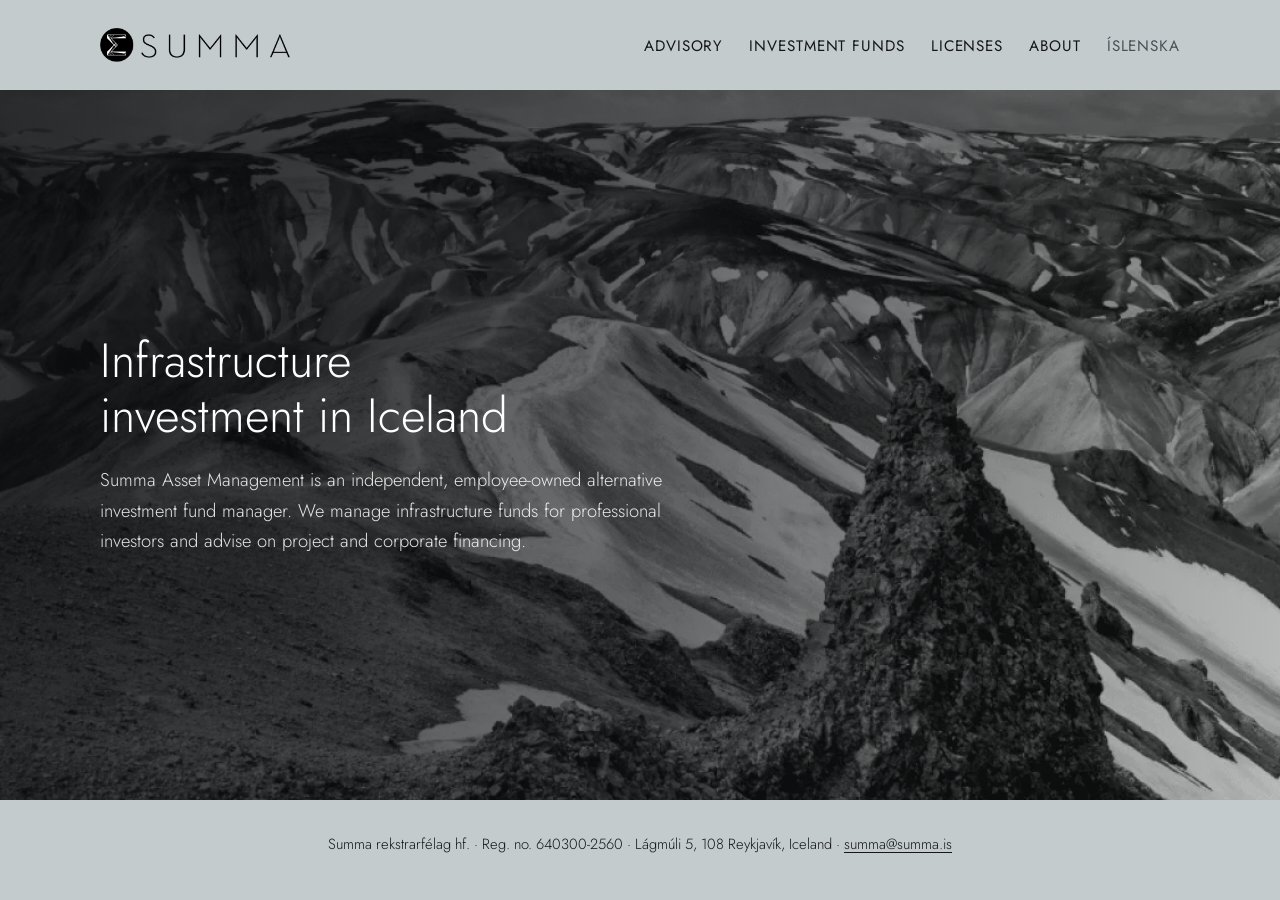
<file: en/heim-english/index.html>
<!doctype html><html><head><meta charset="utf-8"><meta name="robots" content="noindex"><title>Summa</title><meta http-equiv="refresh" content="0; url=../../en/"><link rel="canonical" href="../../en/"></head><body><p><a href="../../en/">Summa</a></p></body></html>
</file>
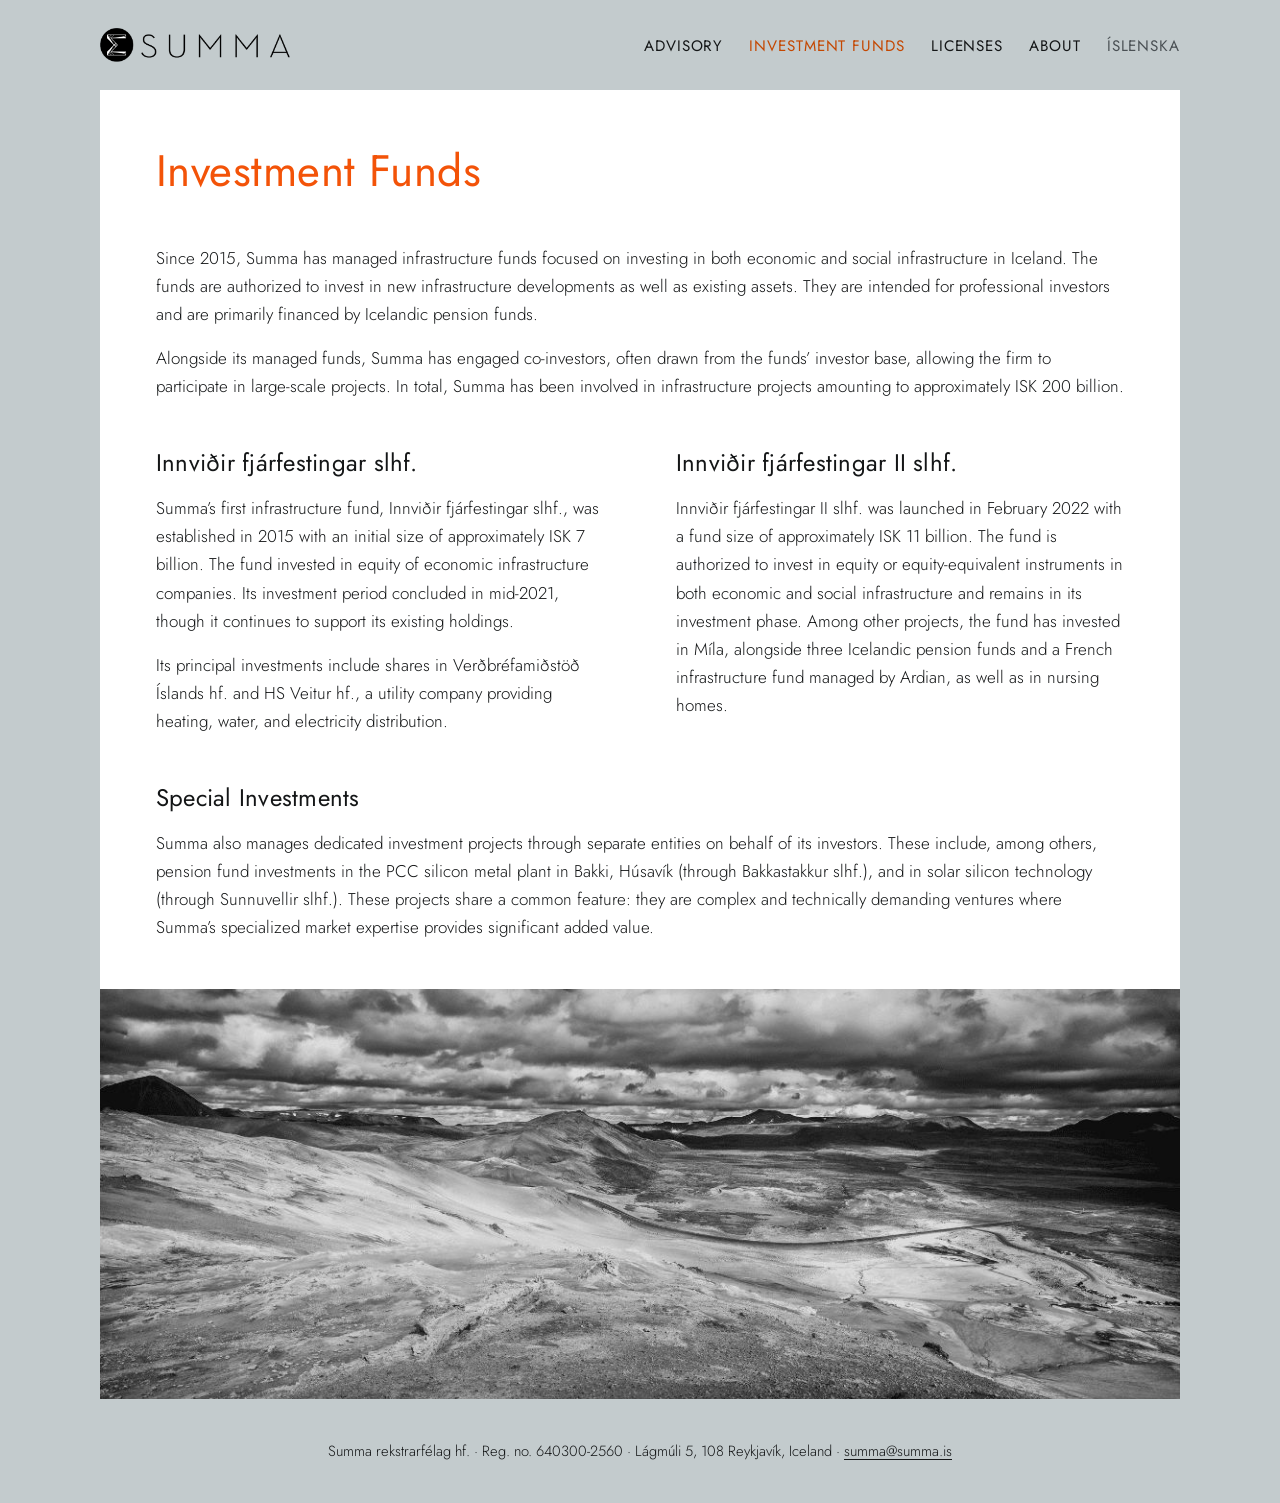
<file: en/investment-funds/index.html>
<!doctype html>
<html lang="en">
<head>
<meta charset="utf-8">
<meta name="viewport" content="width=device-width, initial-scale=1, viewport-fit=cover">
<title>Investment Funds – Summa</title>
<meta name="description" content="Infrastructure funds managed by Summa.">
<link rel="canonical" href="https://summa.is/en/investment-funds/">
<link rel="icon" href="../../assets/img/favicon.png">
<link rel="stylesheet" href="../../assets/css/site.css">
<link rel="alternate" hreflang="is" href="../../sjodir/">
</head>
<body>
<a class="skip" href="#efni">Skip to content</a>
<header class="site-header"><div class="inner">
<a class="logo" href="../../en/"><img src="../../assets/img/summa-logo.png" alt="Summa" width="640" height="113"></a>
<nav class="site-nav" aria-label="Main navigation"><ul><li><a href="../../en/services/">Advisory</a></li><li><a href="../../en/investment-funds/" aria-current="page">Investment Funds</a></li><li><a href="../../en/licenses/">Licenses</a></li><li><a href="../../en/about/">About</a></li><li class="lang"><a href="../../sjodir/" lang="is">Íslenska</a></li></ul></nav>
</div></header>
<main id="efni">
<div class="page-head"><div class="inner"><h1>Investment Funds</h1></div></div>
<div class="content has-image"><div class="inner"><section class="block"><div class="prose wide"><p>Since 2015, Summa has managed infrastructure funds focused on investing in both economic and social infrastructure in Iceland. The funds are authorized to invest in new infrastructure developments as well as existing assets. They are intended for professional investors and are primarily financed by Icelandic pension funds.</p><p>Alongside its managed funds, Summa has engaged co-investors, often drawn from the funds’ investor base, allowing the firm to participate in large-scale projects. In total, Summa has been involved in infrastructure projects amounting to approximately ISK 200 billion.</p></div></section><div class="cols"><section class="block"><h2>Innviðir fjárfestingar slhf.</h2><div class="prose"><p>Summa’s first infrastructure fund, Innviðir fjárfestingar slhf., was established in 2015 with an initial size of approximately ISK 7 billion. The fund invested in equity of economic infrastructure companies. Its investment period concluded in mid-2021, though it continues to support its existing holdings.</p><p>Its principal investments include shares in Verðbréfamiðstöð Íslands hf. and HS Veitur hf., a utility company providing heating, water, and electricity distribution.</p></div></section><section class="block"><h2>Innviðir fjárfestingar II slhf.</h2><div class="prose"><p>Innviðir fjárfestingar II slhf. was launched in February 2022 with a fund size of approximately ISK 11 billion. The fund is authorized to invest in equity or equity-equivalent instruments in both economic and social infrastructure and remains in its investment phase. Among other projects, the fund has invested in Míla, alongside three Icelandic pension funds and a French infrastructure fund managed by Ardian, as well as in nursing homes.</p></div></section></div><section class="block"><h2>Special Investments</h2><div class="prose wide"><p>Summa also manages dedicated investment projects through separate entities on behalf of its investors. These include, among others, pension fund investments in the PCC silicon metal plant in Bakki, Húsavík (through Bakkastakkur slhf.), and in solar silicon technology (through Sunnuvellir slhf.). These projects share a common feature: they are complex and technically demanding ventures where Summa’s specialized market expertise provides significant added value.</p></div></section><figure class="panel-image"><img src="../../assets/img/heidi.jpg" alt="" width="1125" height="500" loading="lazy"></figure></div></div>
</main>
<footer class="site-footer"><div class="inner"><p>Summa rekstrarfélag hf. · Reg. no. 640300-2560 · Lágmúli 5, 108 Reykjavík, Iceland · <a href="mailto:summa@summa.is">summa@summa.is</a></p></div></footer>
</body>
</html>
</file>
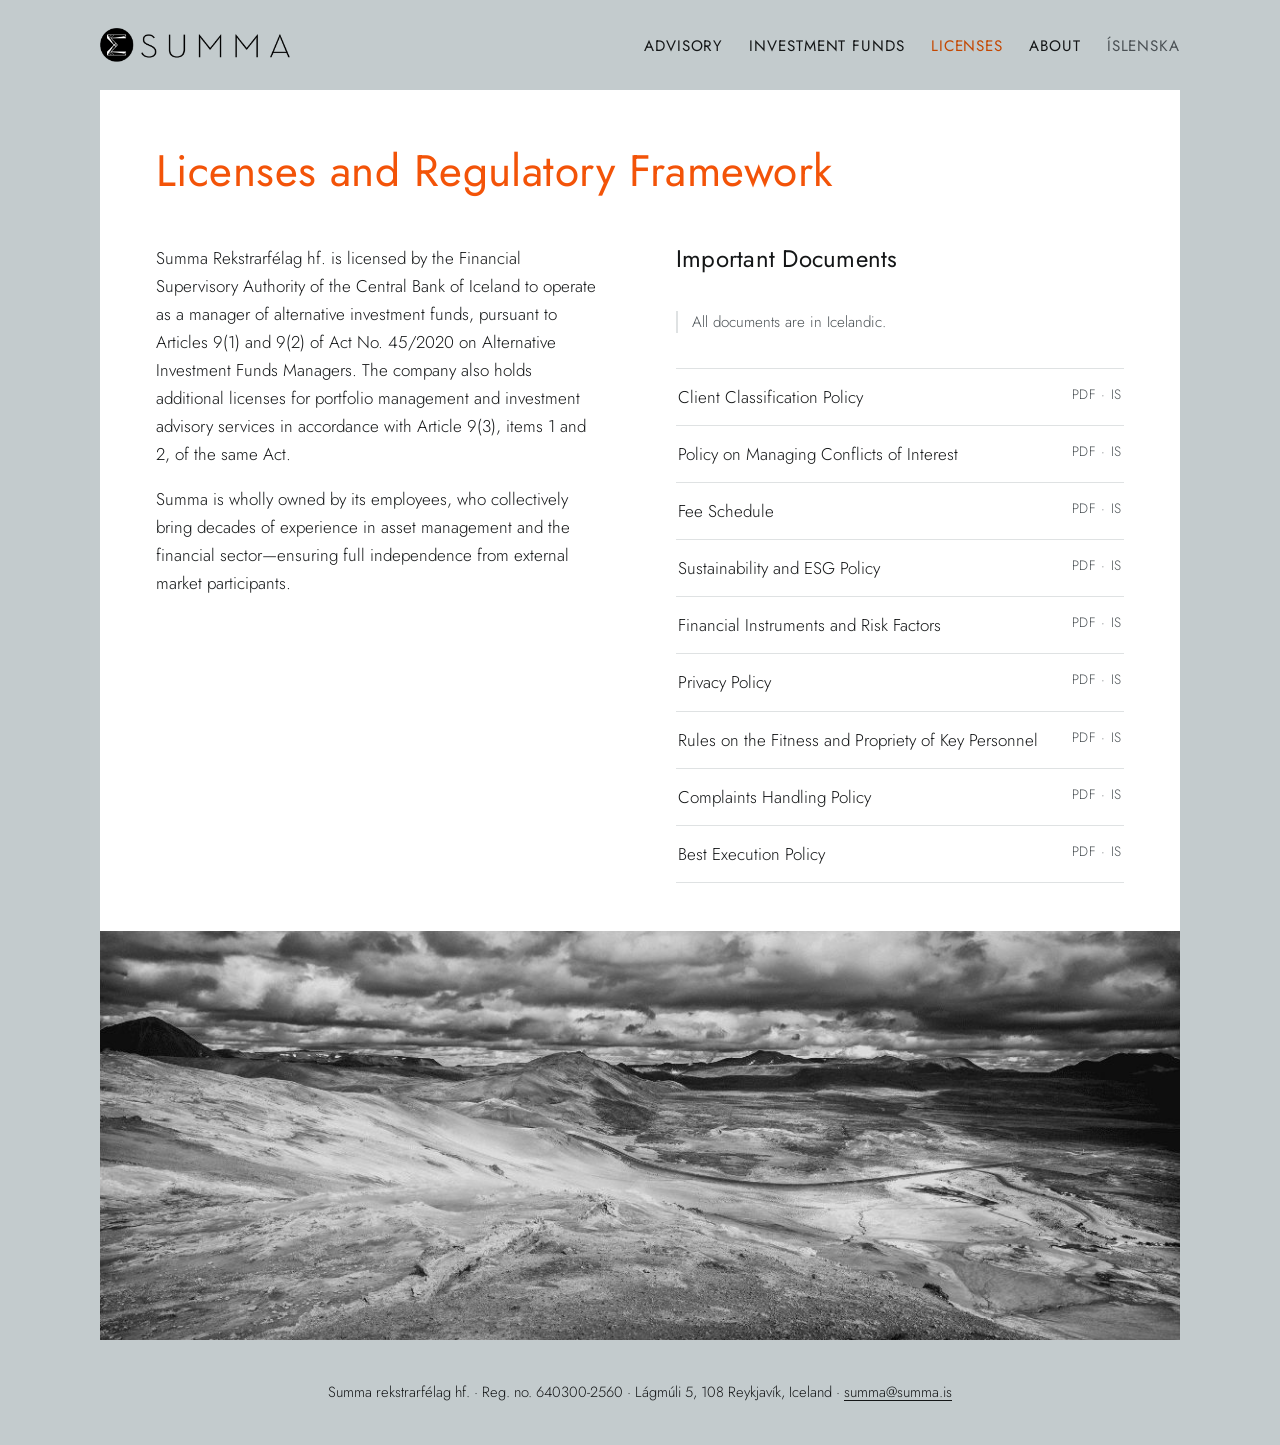
<file: en/licenses/index.html>
<!doctype html>
<html lang="en">
<head>
<meta charset="utf-8">
<meta name="viewport" content="width=device-width, initial-scale=1, viewport-fit=cover">
<title>Licenses and Regulatory Framework – Summa</title>
<meta name="description" content="Summa’s licenses, policies and regulatory documents.">
<link rel="canonical" href="https://summa.is/en/licenses/">
<link rel="icon" href="../../assets/img/favicon.png">
<link rel="stylesheet" href="../../assets/css/site.css">
<link rel="alternate" hreflang="is" href="../../skilmalar/">
</head>
<body>
<a class="skip" href="#efni">Skip to content</a>
<header class="site-header"><div class="inner">
<a class="logo" href="../../en/"><img src="../../assets/img/summa-logo.png" alt="Summa" width="640" height="113"></a>
<nav class="site-nav" aria-label="Main navigation"><ul><li><a href="../../en/services/">Advisory</a></li><li><a href="../../en/investment-funds/">Investment Funds</a></li><li><a href="../../en/licenses/" aria-current="page">Licenses</a></li><li><a href="../../en/about/">About</a></li><li class="lang"><a href="../../skilmalar/" lang="is">Íslenska</a></li></ul></nav>
</div></header>
<main id="efni">
<div class="page-head"><div class="inner"><h1>Licenses and Regulatory Framework</h1></div></div>
<div class="content has-image"><div class="inner"><div class="cols"><section class="block"><div class="prose"><p>Summa Rekstrarfélag hf. is licensed by the Financial Supervisory Authority of the Central Bank of Iceland to operate as a manager of alternative investment funds, pursuant to Articles 9(1) and 9(2) of Act No. 45/2020 on Alternative Investment Funds Managers. The company also holds additional licenses for portfolio management and investment advisory services in accordance with Article 9(3), items 1 and 2, of the same Act.</p><p>Summa is wholly owned by its employees, who collectively bring decades of experience in asset management and the financial sector—ensuring full independence from external market participants.</p></div></section><section class="block"><h2>Important Documents</h2><p><span class="note">All documents are in Icelandic.</span></p><ul class="docs"><li><a href="../../skjol/flokkun-vidskiptavina.pdf" target="_blank" rel="noopener"><span>Client Classification Policy</span><span class="meta">PDF · IS</span></a></li><li><a href="../../skjol/hagsmunaarekstrar.pdf" target="_blank" rel="noopener"><span>Policy on Managing Conflicts of Interest</span><span class="meta">PDF · IS</span></a></li><li><a href="../../skjol/verdskra.pdf" target="_blank" rel="noopener"><span>Fee Schedule</span><span class="meta">PDF · IS</span></a></li><li><a href="../../skjol/sjalfbaernistefna.pdf" target="_blank" rel="noopener"><span>Sustainability and ESG Policy</span><span class="meta">PDF · IS</span></a></li><li><a href="../../skjol/fjarmalagerningar-og-ahaettuthaettir.pdf" target="_blank" rel="noopener"><span>Financial Instruments and Risk Factors</span><span class="meta">PDF · IS</span></a></li><li><a href="../../skjol/personuverndarstefna.pdf" target="_blank" rel="noopener"><span>Privacy Policy</span><span class="meta">PDF · IS</span></a></li><li><a href="../../skjol/haefi-lykilstarfsmanna.pdf" target="_blank" rel="noopener"><span>Rules on the Fitness and Propriety of Key Personnel</span><span class="meta">PDF · IS</span></a></li><li><a href="../../skjol/medferd-kvartana.pdf" target="_blank" rel="noopener"><span>Complaints Handling Policy</span><span class="meta">PDF · IS</span></a></li><li><a href="../../skjol/besta-framkvaemd.pdf" target="_blank" rel="noopener"><span>Best Execution Policy</span><span class="meta">PDF · IS</span></a></li></ul></section></div><figure class="panel-image"><img src="../../assets/img/heidi.jpg" alt="" width="1125" height="500" loading="lazy"></figure></div></div>
</main>
<footer class="site-footer"><div class="inner"><p>Summa rekstrarfélag hf. · Reg. no. 640300-2560 · Lágmúli 5, 108 Reykjavík, Iceland · <a href="mailto:summa@summa.is">summa@summa.is</a></p></div></footer>
</body>
</html>
</file>
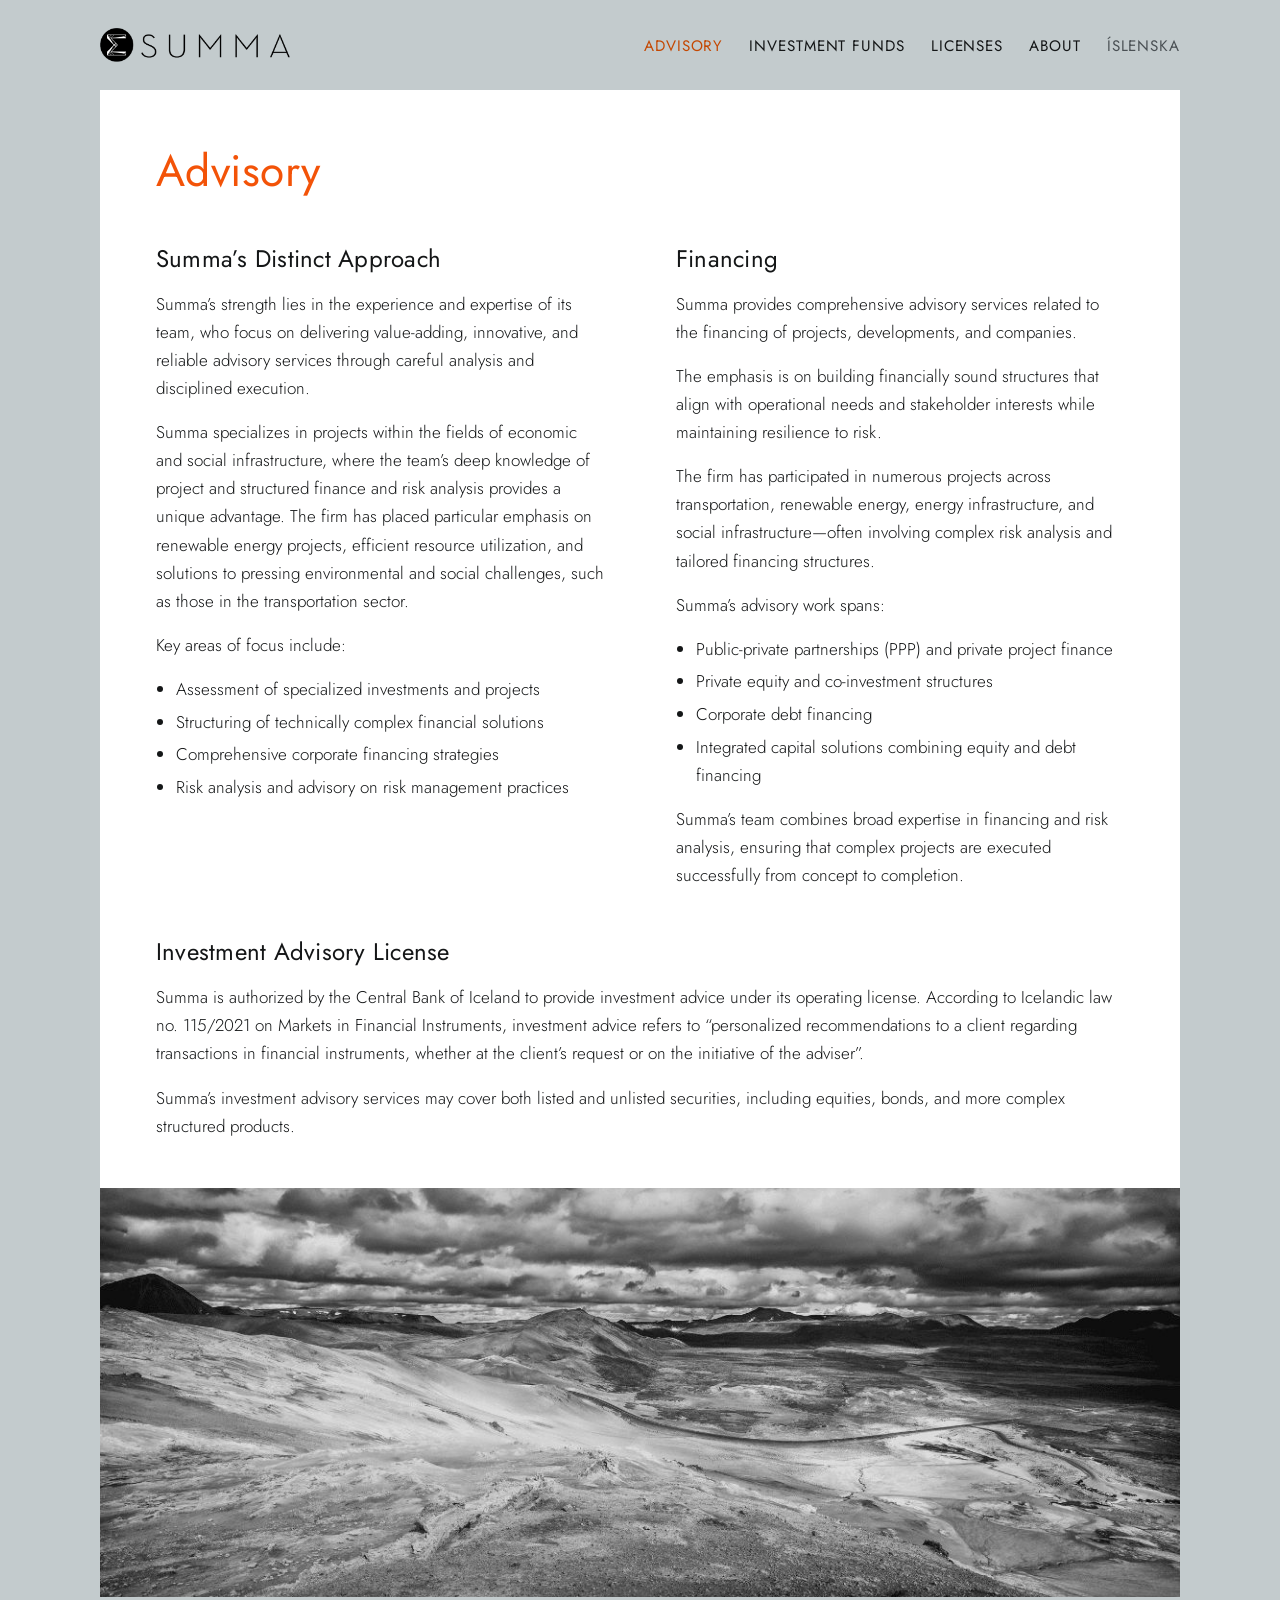
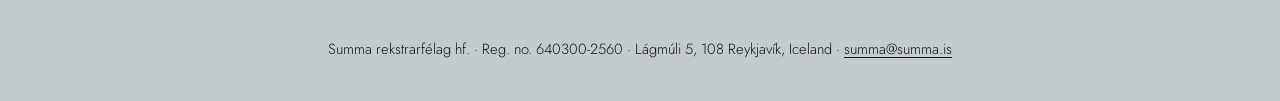
<file: en/services/index.html>
<!doctype html>
<html lang="en">
<head>
<meta charset="utf-8">
<meta name="viewport" content="width=device-width, initial-scale=1, viewport-fit=cover">
<title>Advisory – Summa</title>
<meta name="description" content="Summa’s advisory services in financing, risk analysis and investment advice.">
<link rel="canonical" href="https://summa.is/en/services/">
<link rel="icon" href="../../assets/img/favicon.png">
<link rel="stylesheet" href="../../assets/css/site.css">
<link rel="alternate" hreflang="is" href="../../radgjof/">
</head>
<body>
<a class="skip" href="#efni">Skip to content</a>
<header class="site-header"><div class="inner">
<a class="logo" href="../../en/"><img src="../../assets/img/summa-logo.png" alt="Summa" width="640" height="113"></a>
<nav class="site-nav" aria-label="Main navigation"><ul><li><a href="../../en/services/" aria-current="page">Advisory</a></li><li><a href="../../en/investment-funds/">Investment Funds</a></li><li><a href="../../en/licenses/">Licenses</a></li><li><a href="../../en/about/">About</a></li><li class="lang"><a href="../../radgjof/" lang="is">Íslenska</a></li></ul></nav>
</div></header>
<main id="efni">
<div class="page-head"><div class="inner"><h1>Advisory</h1></div></div>
<div class="content has-image"><div class="inner"><div class="cols"><section class="block"><h2>Summa’s Distinct Approach</h2><div class="prose"><p>Summa’s strength lies in the experience and expertise of its team, who focus on delivering value-adding, innovative, and reliable advisory services through careful analysis and disciplined execution.</p><p>Summa specializes in projects within the fields of economic and social infrastructure, where the team’s deep knowledge of project and structured finance and risk analysis provides a unique advantage. The firm has placed particular emphasis on renewable energy projects, efficient resource utilization, and solutions to pressing environmental and social challenges, such as those in the transportation sector.</p><p>Key areas of focus include:</p><ul><li>Assessment of specialized investments and projects</li><li>Structuring of technically complex financial solutions</li><li>Comprehensive corporate financing strategies</li><li>Risk analysis and advisory on risk management practices</li></ul></div></section><section class="block"><h2>Financing</h2><div class="prose"><p>Summa provides comprehensive advisory services related to the financing of projects, developments, and companies.</p><p>The emphasis is on building financially sound structures that align with operational needs and stakeholder interests while maintaining resilience to risk.</p><p>The firm has participated in numerous projects across transportation, renewable energy, energy infrastructure, and social infrastructure—often involving complex risk analysis and tailored financing structures.</p><p>Summa’s advisory work spans:</p><ul><li>Public-private partnerships (PPP) and private project finance</li><li>Private equity and co-investment structures</li><li>Corporate debt financing</li><li>Integrated capital solutions combining equity and debt financing</li></ul><p>Summa’s team combines broad expertise in financing and risk analysis, ensuring that complex projects are executed successfully from concept to completion.</p></div></section></div><section class="block"><h2>Investment Advisory License</h2><div class="prose wide"><p>Summa is authorized by the Central Bank of Iceland to provide investment advice under its operating license. According to Icelandic law no. 115/2021 on Markets in Financial Instruments, investment advice refers to “personalized recommendations to a client regarding transactions in financial instruments, whether at the client’s request or on the initiative of the adviser”.</p><p>Summa’s investment advisory services may cover both listed and unlisted securities, including equities, bonds, and more complex structured products.</p></div></section><figure class="panel-image"><img src="../../assets/img/heidi.jpg" alt="" width="1125" height="500" loading="lazy"></figure></div></div>
</main>
<footer class="site-footer"><div class="inner"><p>Summa rekstrarfélag hf. · Reg. no. 640300-2560 · Lágmúli 5, 108 Reykjavík, Iceland · <a href="mailto:summa@summa.is">summa@summa.is</a></p></div></footer>
</body>
</html>
</file>
<file: assets/css/site.css>
/* Summa rekstrarfélag hf. – sameiginlegt útlit fyrir summa.is
   Einn dálkur fyrir texta, myndræn forsíða með fjallamynd, svarthvít ásýnd í anda merkisins. */

@font-face { font-family: "Jost"; font-weight: 300; font-style: normal; font-display: swap; src: url("../fonts/jost-latin-300-normal.woff2") format("woff2"); }
@font-face { font-family: "Jost"; font-weight: 400; font-style: normal; font-display: swap; src: url("../fonts/jost-latin-400-normal.woff2") format("woff2"); }
@font-face { font-family: "Jost"; font-weight: 500; font-style: normal; font-display: swap; src: url("../fonts/jost-latin-500-normal.woff2") format("woff2"); }

:root {
  --ink: #141617;
  --ink-soft: #4a5054;
  --line: #dfe2e3;
  --paper: #ffffff;
  --paper-alt: #f2f4f4;
  --ground: #c3cbcd;   /* grár bakgrunnur eins og á gamla vefnum */
  --accent: #a84400;   /* tenglar */
  --orange: #f35308;   /* fyrirsagnir síðna, eins og á gamla vefnum */
  --orange-text: #c44700; /* appelsínugult í smáu letri, nægur birtuskil */
  --draft-bg: #fff3cd;
  --draft-ink: #6b4e00;
  --font: "Jost", "Futura", "Century Gothic", "Avenir Next", system-ui, sans-serif;
  --measure: 68ch;
  --wide: 1120px;
  color-scheme: light;
}

* { box-sizing: border-box; }
html { -webkit-text-size-adjust: 100%; }
body {
  margin: 0;
  background: var(--ground);
  color: var(--ink);
  font: 300 1.0625rem/1.65 var(--font);
}
img { max-width: 100%; height: auto; display: block; }
a { color: var(--accent); text-underline-offset: 0.18em; }
a:hover { color: var(--ink); }
:focus-visible { outline: 2px solid var(--accent); outline-offset: 3px; }

.inner {
  max-width: var(--wide);
  margin: 0 auto;
  padding-left: max(20px, env(safe-area-inset-left, 0px));
  padding-right: max(20px, env(safe-area-inset-right, 0px));
}

.skip { position: absolute; left: -9999px; }
.skip:focus { left: 12px; top: 12px; background: var(--paper); padding: 8px 12px; z-index: 10; }

/* Haus */
.site-header { background: var(--ground); }
.site-header .inner { display: flex; flex-wrap: wrap; align-items: center; justify-content: space-between; gap: 14px 32px; padding-block: 28px; }
.site-header .logo img { width: 190px; }
.site-nav ul { display: flex; flex-wrap: wrap; gap: 6px 26px; list-style: none; margin: 0; padding: 0; }
.site-nav a { color: var(--ink); text-decoration: none; font-weight: 400; font-size: 0.95rem; letter-spacing: 0.06em; text-transform: uppercase; padding-block: 4px; border-bottom: 1px solid transparent; }
.site-nav a:hover { border-bottom-color: var(--ink); }
.site-nav a[aria-current="page"] { color: var(--orange-text); }
.site-nav .lang a { color: var(--ink-soft); }

/* Forsíða */
.hero {
  position: relative;
  color: #fff;
  background: #1a1c1d url("../img/fjoll.webp") center 40% / cover no-repeat;
}
.hero::before { content: ""; position: absolute; inset: 0; background: linear-gradient(100deg, rgba(10,12,13,0.82) 0%, rgba(10,12,13,0.55) 55%, rgba(10,12,13,0.25) 100%); }
/* Myndin fyllir skjáinn milli hauss og fótar, eins og á gamla vefnum */
.hero { min-height: max(480px, calc(100vh - 190px)); min-height: max(480px, calc(100svh - 190px)); display: flex; align-items: center; }
.hero .inner { position: relative; width: 100%; padding-block: 64px; display: grid; gap: 22px; }
.hero .mark { width: 120px; }
.hero h1 { font-weight: 300; font-size: clamp(1.9rem, 4.2vw, 3rem); line-height: 1.15; margin: 0; max-width: 22ch; text-wrap: balance; }
.hero p { margin: 0; max-width: 52ch; font-size: 1.15rem; color: rgba(255,255,255,0.88); }

.paths .inner { display: grid; grid-template-columns: repeat(auto-fit, minmax(240px, 1fr)); gap: 20px; padding-block: 32px 56px; }
.paths a { background: var(--paper); padding: 32px 28px; text-decoration: none; color: var(--ink); display: grid; gap: 6px; }
.paths a:hover { box-shadow: inset 0 -3px 0 var(--orange); }
.paths .label { font-weight: 500; letter-spacing: 0.08em; text-transform: uppercase; font-size: 0.85rem; }
.paths .desc { color: var(--ink-soft); }

/* Innsíður */
main { display: block; }
/* Hvítur efnisreitur á gráum grunni */
.page-head .inner, .content .inner { --pad: clamp(20px, 5vw, 56px); max-width: calc(var(--wide) - 40px); background: var(--paper); padding-left: var(--pad); padding-right: var(--pad); }
.page-head .inner { padding-block: 56px 8px; }
.page-head h1 { margin: 0; color: var(--orange); font-weight: 400; font-size: clamp(2rem, 4vw, 2.75rem); line-height: 1.15; letter-spacing: 0.01em; }
.content { padding-bottom: 32px; }
.content .inner { padding-top: 40px; padding-bottom: 72px; display: grid; gap: 48px; }
.prose { max-width: var(--measure); display: grid; gap: 1rem; }
.prose.wide { max-width: none; }
/* Mynd neðst í hvíta reitnum, nær út í brúnir */
.content.has-image .inner { padding-bottom: 0; }
.panel-image { margin: 0 calc(-1 * var(--pad)); }
.panel-image img { width: 100%; height: clamp(180px, 32vw, 420px); object-fit: cover; object-position: center 60%; }
.prose p, .prose ul { margin: 0; }
.prose ul { padding-left: 1.2em; display: grid; gap: 0.3rem; }
h2 { font-weight: 400; font-size: 1.5rem; line-height: 1.25; margin: 0; letter-spacing: 0.01em; }
h3 { font-weight: 500; font-size: 1.1rem; margin: 0; }
section.block { display: grid; gap: 1rem; align-content: start; }
/* Kaflar hlið við hlið, eins og á gamla vefnum */
.cols { display: grid; grid-template-columns: repeat(2, minmax(0, 1fr)); gap: 48px 72px; align-items: start; }
@media (max-width: 860px) { .cols { grid-template-columns: 1fr; row-gap: 1.6rem; } }
.note { font-size: 0.95rem; color: var(--ink-soft); border-left: 2px solid var(--line); padding-left: 14px; }

/* Starfsfólk */
.people { display: grid; gap: 40px; }
.person { display: grid; grid-template-columns: 300px minmax(0, 1fr); gap: 36px; align-items: start; }
.person img { width: 300px; aspect-ratio: 3 / 4; object-fit: cover; background: var(--paper-alt); filter: grayscale(1); }
.person .text { display: grid; gap: 0.6rem; max-width: var(--measure); }
.person .role { color: var(--ink-soft); font-weight: 400; letter-spacing: 0.04em; text-transform: uppercase; font-size: 0.85rem; margin: -0.3rem 0 0; }
.person p { margin: 0; }
.contact { list-style: none; margin: 0.2rem 0 0; padding: 0; display: grid; gap: 4px; font-size: 0.95rem; }
.contact li { display: flex; align-items: center; gap: 10px; }
.contact a { color: var(--ink); text-decoration: none; }
.contact a:hover { color: var(--accent); text-decoration: underline; }
.contact .icon { width: 17px; height: 17px; flex: none; color: var(--orange); }
.board { display: grid; grid-template-columns: 1fr; gap: 40px; }
.board article { display: grid; gap: 0.5rem; align-content: start; }
.board p { margin: 0; }

/* Skjöl */
.docs { list-style: none; margin: 0; padding: 0; border-top: 1px solid var(--line); max-width: var(--measure); }
.docs li { border-bottom: 1px solid var(--line); }
.docs a { display: flex; justify-content: space-between; gap: 16px; padding: 14px 2px; text-decoration: none; color: var(--ink); }
.docs a:hover { color: var(--accent); }
.docs .meta { color: var(--ink-soft); font-size: 0.85rem; white-space: nowrap; letter-spacing: 0.05em; }

/* Drög sem bíða staðfestingar – fjarlægja fyrir opnun */
.draft { background: var(--draft-bg); color: var(--draft-ink); font-size: 0.9rem; padding: 2px 8px; border-radius: 3px; font-weight: 400; }
.draft-banner { background: var(--draft-bg); color: var(--draft-ink); font-size: 0.9rem; text-align: center; padding: 8px 16px; }

/* Fótur – á gráa grunninum, eins og á gamla vefnum */
.site-footer { background: var(--ground); color: var(--ink); font-size: 0.92rem; }
.site-footer .inner { padding-block: 8px 40px; display: flex; flex-wrap: wrap; gap: 6px 28px; justify-content: center; text-align: center; }
.site-footer a { color: var(--ink); }
.site-footer p { margin: 0; }

/* Starfsfólk fer í einn dálk áður en textinn verður hærri en myndin */
@media (max-width: 1040px) {
  .person { grid-template-columns: 1fr; gap: 16px; }
  .person img { width: 100%; max-width: 320px; }
}
@media (max-width: 640px) {
  .site-header .logo img { width: 160px; }
  .site-nav ul { gap: 4px 18px; }
}

/* Bil milli forsíðumyndar og fótar */
main:has(.hero) + .site-footer .inner { padding-top: 32px; }

/* Kaflafyrirsagnir á Um Summu, appelsínugular eins og á gamla vefnum */
h2.section-title { color: var(--orange); }
</file>
